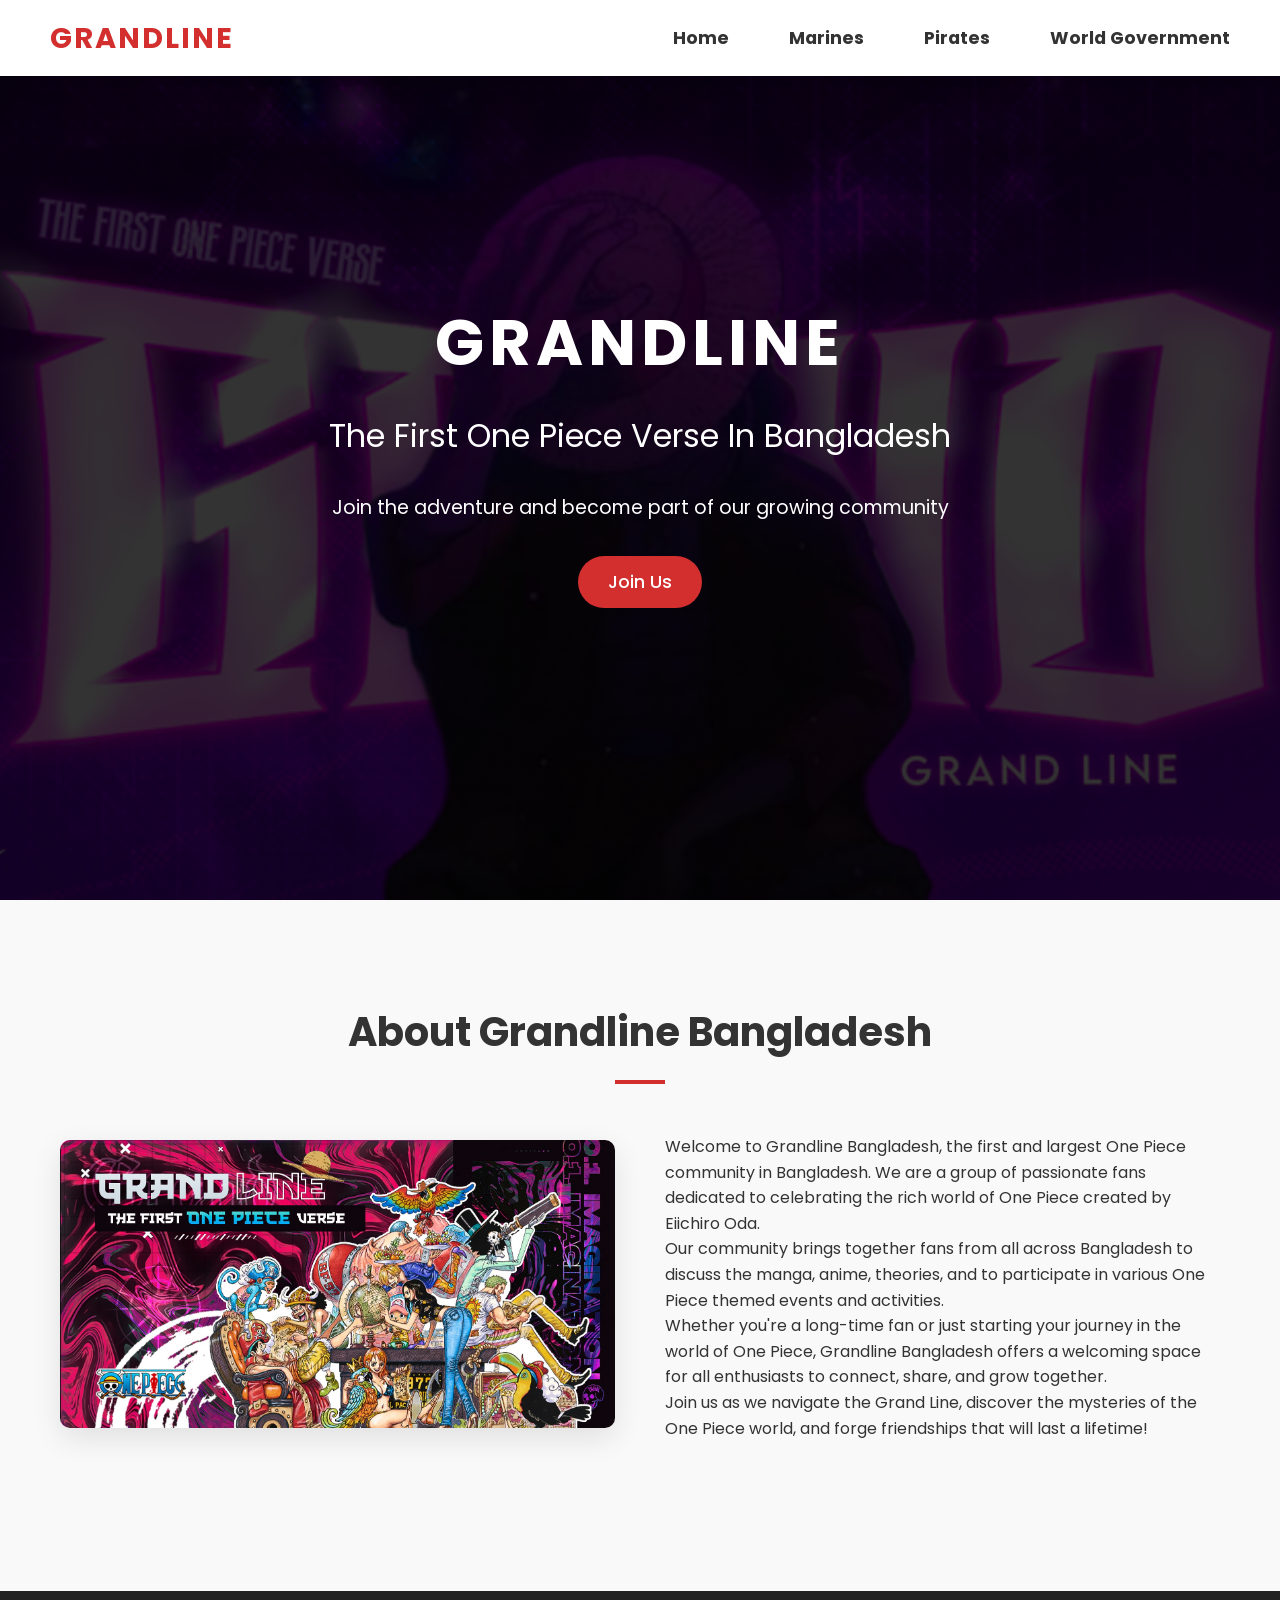
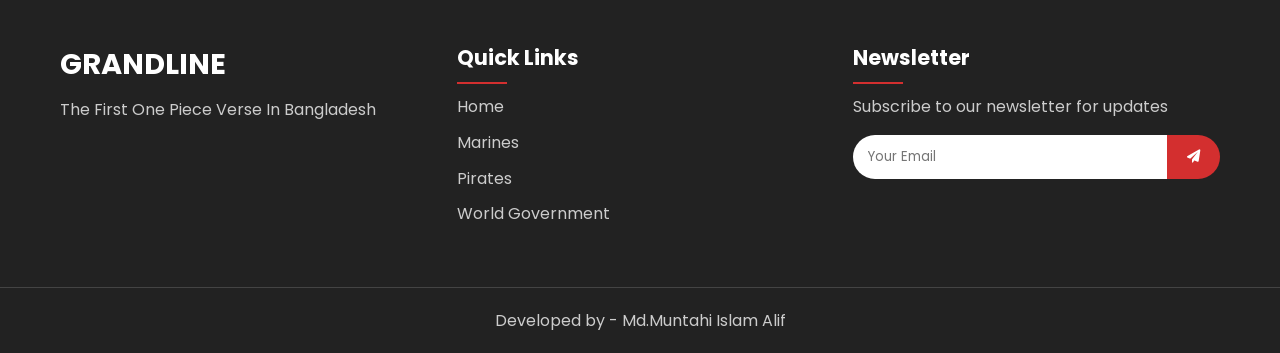
<file: index.html>
<!DOCTYPE html>
<html lang="en">

<head>
    <meta charset="UTF-8">
    <meta name="viewport" content="width=device-width, initial-scale=1.0">
    <title>Grandline - The First One Piece Verse In Bangladesh</title>
    <link rel="stylesheet" href="styles.css">
    <link rel="stylesheet" href="https://cdnjs.cloudflare.com/ajax/libs/font-awesome/6.0.0-beta3/css/all.min.css">
    <link href="https://fonts.googleapis.com/css2?family=Poppins:wght@300;400;500;600;700&display=swap"
        rel="stylesheet">
    <style>
        .hero {
            background: linear-gradient(rgba(0, 0, 0, 0.8), rgba(0, 0, 0, 0.8)), url('490322054_122123311472780364_1125428767834181389_n.jpg');
            background-size: cover;
            background-position: center;
            height: 100vh;
            display: flex;
            align-items: center;
            justify-content: center;
            text-align: center;
            color: #fff;
        }

        .hero-content {
            max-width: 800px;
            padding: 0 20px;
        }

        .hero h1 {
            font-size: 4rem;
            margin-bottom: 1rem;
            letter-spacing: 5px;
        }

        .hero h2 {
            font-size: 2rem;
            margin-bottom: 2rem;
            font-weight: 400;
        }

        .hero p {
            font-size: 1.2rem;
            margin-bottom: 2rem;
        }

        .btn {
            display: inline-block;
            background: #D32F2F;
            color: #fff;
            padding: 12px 30px;
            border-radius: 50px;
            text-decoration: none;
            font-weight: 500;
            font-size: 1.1rem;
            transition: all 0.3s ease;
        }

        .btn:hover {
            background: #B71C1C;
            transform: translateY(-3px);
            box-shadow: 0 10px 20px rgba(0, 0, 0, 0.2);
        }

        .about {
            padding: 100px 0;
        }

        .about-content {
            display: flex;
            align-items: center;
            gap: 50px;
            flex-wrap: wrap;
        }

        .about-img {
            flex: 1;
            min-width: 300px;
        }

        .about-img img {
            width: 100%;
            border-radius: 10px;
            box-shadow: 0 10px 30px rgba(0, 0, 0, 0.1);
        }

        .about-text {
            flex: 1;
            min-width: 300px;
        }

        .section-title {
            text-align: center;
            margin-bottom: 50px;
        }

        .section-title h2 {
            font-size: 2.5rem;
            margin-bottom: 1rem;
            color: #333;
        }

        .underline {
            height: 4px;
            width: 50px;
            background: #D32F2F;
            margin: 0 auto;
        }

        .menu-icon {
            display: none;
            font-size: 2rem;
            cursor: pointer;
        }

        .nav-links ul {
            display: flex;
            gap: 30px;
            list-style: none;
        }

        .nav-links ul li a {
            font-weight: 700;
            font-size: 1.1rem;
            color: #333;
            text-decoration: none;
            transition: color 0.3s ease;
        }

        .nav-links ul li a:hover {
            color: #D32F2F;
        }

        /* Responsive */
        @media (max-width: 768px) {
            .menu-icon {
                display: block;
            }

            .nav-links {
                position: absolute;
                top: 80px;
                left: 0;
                width: 100%;
                background: #fff;
                overflow: hidden;
                max-height: 0;
                transition: max-height 0.3s ease-in-out;
            }

            .nav-links ul {
                flex-direction: column;
                align-items: center;
                gap: 20px;
                padding: 20px 0;
            }

            .nav-links.show {
                max-height: 300px;
                /* enough space for links */
            }
        }

       
        /* Base Navbar */
        .navbar {
            display: flex;
            justify-content: space-between;
            align-items: center;
            padding: 15px 50px;
            background-color: #fff;
            box-shadow: 0 2px 10px rgba(0, 0, 0, 0.1);
            position: fixed;
            top: 0;
            left: 0;
            right: 0;
            z-index: 1000;
        }

        .logo h1 {
            font-size: 1.8rem;
            color: #D32F2F;
        }

        .nav-links ul {
            list-style: none;
            display: flex;
            gap: 30px;
        }

        .nav-links ul li a {
            text-decoration: none;
            color: #333;
            font-weight: 700;
            font-size: 1.1rem;
        }

        /* Mobile menu icon */
        .menu-icon {
            font-size: 2rem;
            cursor: pointer;
            display: none;
            /* hidden by default */
        }

        /* Mobile Menu Styles */
        .mobile-menu {
            position: fixed;
            top: 0;
            right: -100%;
            width: 100%;
            height: 100vh;
            background: rgba(255, 255, 255, 0.7);
            backdrop-filter: blur(10px);
            display: flex;
            flex-direction: column;
            align-items: center;
            justify-content: center;
            transition: right 0.4s ease;
            z-index: 9999;
        }

        .mobile-menu ul {
            list-style: none;
            text-align: center;
            padding: 0;
        }

        .mobile-menu ul li {
            margin: 20px 0;
        }

        .mobile-menu ul li a {
            font-size: 1.5rem;
            text-decoration: none;
            color: #333;
            font-weight: bold;
            transition: color 0.3s;
        }

        .mobile-menu ul li a:hover {
            color: #D32F2F;
        }

        .close-icon {
            position: absolute;
            top: 20px;
            right: 30px;
            font-size: 2rem;
            cursor: pointer;
        }

        /* Responsive Behavior */
        @media (max-width: 768px) {
            .nav-links {
                display: none;
                /* hide desktop nav */
            }

            .menu-icon {
                display: block;
                /* show hamburger */
            }
        }
    </style>
</head>

<body>

    <!-- Navigation -->
    <nav class="navbar">
        <div class="logo">
            <h1>GRANDLINE</h1>
        </div>

        <div class="nav-links" id="navLinks">
            <ul>
                <li><a href="index.html">Home</a></li>
                <li><a href="marines.html">Marines</a></li>
                <li><a href="pirates.html">Pirates</a></li>
                <li><a href="world-government.html">World Government</a></li>
            </ul>
        </div>

        <div class="menu-icon" id="menu-icon">
            <i class="fas fa-bars"></i> <!-- hamburger icon -->
        </div>
    </nav>

    <!-- Mobile Menu (hidden at first) -->
    <div class="mobile-menu" id="mobileMenu">
        <div class="close-icon" id="close-icon">
            <i class="fas fa-times"></i> <!-- cross icon -->
        </div>
        <ul>
            <li><a href="index.html">Home</a></li>
            <li><a href="marines.html">Marines</a></li>
            <li><a href="pirates.html">Pirates</a></li>
            <li><a href="world-government.html">World Government</a></li>
        </ul>
    </div>





    <!-- Hero Section -->
    <section class="hero">
        <div class="hero-content">
            <h1>GRANDLINE</h1>
            <h2>The First One Piece Verse In Bangladesh</h2>
            <p>Join the adventure and become part of our growing community</p>
            <a href="https://www.facebook.com/share/g/12HFZyWi7wV/" target="_blank" class="btn">Join Us</a>
        </div>
    </section>

    <!-- About Section -->
    <section class="about" id="about">
        <div class="container">
            <div class="section-title">
                <h2>About Grandline Bangladesh</h2>
                <div class="underline"></div>
            </div>
            <div class="about-content">
                <div class="about-img">
                    <img src="490108590_1861190278013761_5740288253121399419_n.jpg" alt="About Grandline">
                </div>
                <div class="about-text">
                    <p>Welcome to Grandline Bangladesh, the first and largest One Piece community in Bangladesh. We are
                        a group of passionate fans dedicated to celebrating the rich world of One Piece created by
                        Eiichiro Oda.</p>
                    <p>Our community brings together fans from all across Bangladesh to discuss the manga, anime,
                        theories, and to participate in various One Piece themed events and activities.</p>
                    <p>Whether you're a long-time fan or just starting your journey in the world of One Piece, Grandline
                        Bangladesh offers a welcoming space for all enthusiasts to connect, share, and grow together.
                    </p>
                    <p>Join us as we navigate the Grand Line, discover the mysteries of the One Piece world, and forge
                        friendships that will last a lifetime!</p>
                </div>
            </div>
        </div>
    </section>



    <!-- Footer -->
    <footer>
        <div class="footer-content">
            <div class="footer-logo">
                <h2>GRANDLINE</h2>
                <p>The First One Piece Verse In Bangladesh</p>
            </div>
            <div class="footer-links">
                <h3>Quick Links</h3>
                <ul>
                    <li><a href="index.html">Home</a></li>
                    <li><a href="marines.html">Marines</a></li>
                    <li><a href="pirates.html">Pirates</a></li>
                    <li><a href="world-government.html">World Government</a></li>
                </ul>
            </div>
            <div class="footer-newsletter">
                <h3>Newsletter</h3>
                <p>Subscribe to our newsletter for updates</p>
                <form id="newsletterForm">
                    <input type="email" placeholder="Your Email" required>
                    <button type="submit"><i class="fas fa-paper-plane"></i></button>
                </form>
            </div>
        </div>
        <div class="footer-bottom">
            <a href="Developer.html">
                <p>Developed by - Md.Muntahi Islam Alif</p>
            </a>
        </div>
    </footer>

    <script src="script.js"></script>
    <script>
        const menuIcon = document.getElementById('menu-icon');
        const mobileMenu = document.getElementById('mobileMenu');
        const closeIcon = document.getElementById('close-icon');
        
        menuIcon.addEventListener('click', () => {
            mobileMenu.style.right = "0";
        });
        
        closeIcon.addEventListener('click', () => {
            mobileMenu.style.right = "-100%";
        });
    </script>
        


</body>

</html>
</file>
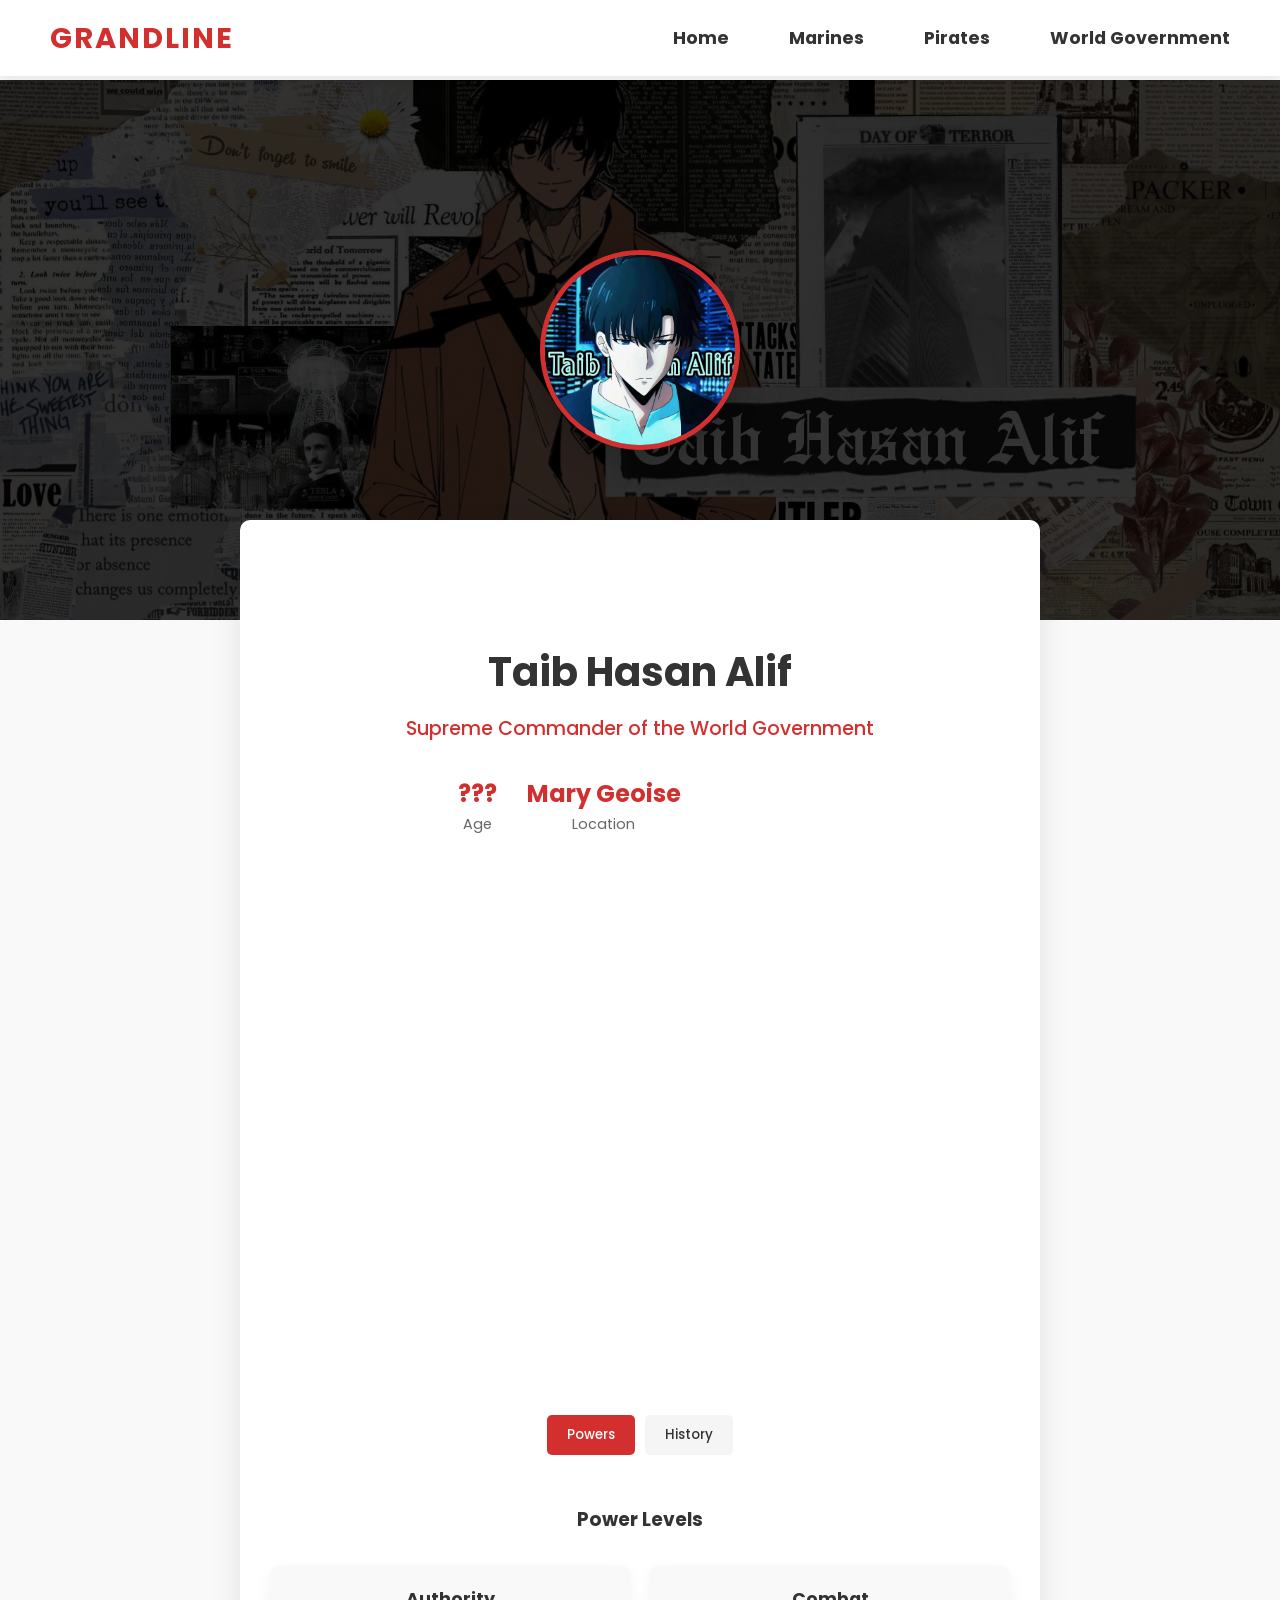
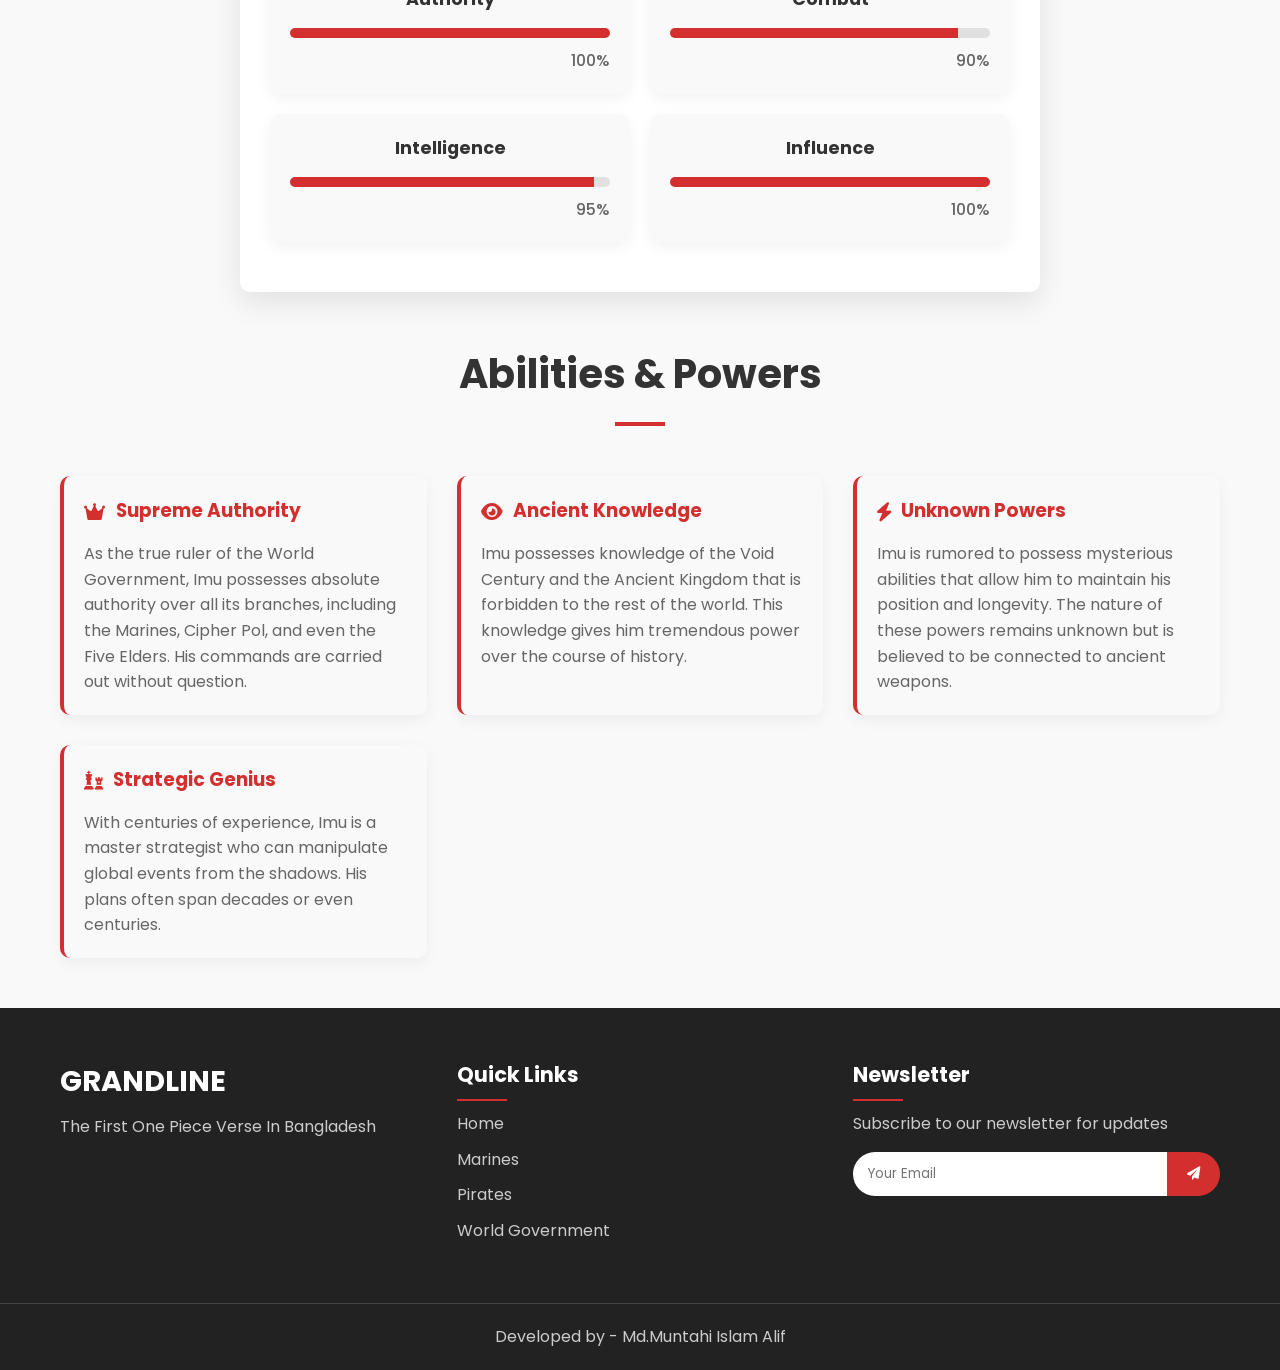
<file: imu.html>
<!DOCTYPE html>
<html lang="en">

<head>
    <meta charset="UTF-8">
    <meta name="viewport" content="width=device-width, initial-scale=1.0">
    <title>Taib Hasan Alif (Imu) - Grandline Bangladesh</title>
    <link rel="stylesheet" href="styles.css">
    <link rel="stylesheet" href="https://cdnjs.cloudflare.com/ajax/libs/font-awesome/6.0.0-beta3/css/all.min.css">
    <link href="https://fonts.googleapis.com/css2?family=Poppins:wght@300;400;500;600;700&display=swap"
        rel="stylesheet">
    <style>
        /* Imu page specific styles */
        .imu-banner {
            background: linear-gradient(rgba(0, 0, 0, 0.8), rgba(0, 0, 0, 0.8)), url('492529554_689060230479421_670382311846038504_n.jpg');
            background-size: cover;
            background-position: center;
            height: 60vh;
            display: flex;
            align-items: center;
            justify-content: center;
            text-align: center;
            color: #fff;
            margin-top: 80px;
            /* To account for the fixed navbar */
            position: relative;
            overflow: hidden;
        }

        .imu-banner::before {
            content: '';
            position: absolute;
            top: 0;
            left: 0;
            width: 100%;
            height: 100%;
            background: radial-gradient(circle, rgba(211, 47, 47, 0.3) 0%, rgba(0, 0, 0, 0) 70%);
            z-index: 1;
            opacity: 0;
            transition: opacity 2s ease;
        }

        .imu-banner.loaded::before {
            opacity: 1;
        }

        .hero-content {
            position: relative;
            z-index: 2;
            opacity: 0;
            transform: translateY(30px);
            transition: all 1s ease;
        }

        .hero-content.visible {
            opacity: 1;
            transform: translateY(0);
        }

        .imu-profile {
            margin-top: -100px;
            position: relative;
            z-index: 10;
        }

        .imu-avatar {
            width: 200px;
            height: 200px;
            border-radius: 50%;
            overflow: hidden;
            margin: 0 auto;
            border: 5px solid #D32F2F;
            box-shadow: 0 10px 30px rgba(0, 0, 0, 0.2);
            opacity: 0;
            transform: scale(0.8);
            transition: all 1s ease;
        }

        .imu-avatar.visible {
            opacity: 1;
            transform: scale(1);
        }

        .imu-avatar img {
            width: 100%;
            height: 100%;
            object-fit: cover;
        }

        .imu-details {
            background: #fff;
            max-width: 800px;
            margin: -100px auto 0;
            padding: 120px 30px 50px;
            border-radius: 10px;
            box-shadow: 0 10px 30px rgba(0, 0, 0, 0.1);
            text-align: center;
            opacity: 0;
            transform: translateY(30px);
            transition: all 1s ease 0.3s;
        }

        .imu-details.visible {
            opacity: 1;
            transform: translateY(0);
        }

        .imu-name {
            font-size: 2.5rem;
            color: #333;
            margin-bottom: 10px;
        }

        .imu-title {
            font-size: 1.2rem;
            color: #D32F2F;
            margin-bottom: 30px;
            font-weight: 500;
        }

        .imu-stats {
            display: flex;
            justify-content: center;
            gap: 30px;
            margin-bottom: 30px;
            flex-wrap: wrap;
        }

        .imu-stat {
            display: flex;
            flex-direction: column;
            align-items: center;
            opacity: 0;
            transform: translateY(20px);
            transition: all 0.5s ease;
        }

        .imu-stat.visible {
            opacity: 1;
            transform: translateY(0);
        }

        .imu-stat-value {
            font-size: 1.5rem;
            font-weight: 700;
            color: #D32F2F;
        }

        .imu-stat-label {
            font-size: 0.9rem;
            color: #666;
        }

        .imu-bio {
            text-align: left;
            color: #666;
            line-height: 1.8;
            margin-bottom: 30px;
        }

        .imu-bio p {
            opacity: 0;
            transform: translateY(20px);
            transition: all 0.5s ease;
        }

        .imu-bio p.visible {
            opacity: 1;
            transform: translateY(0);
        }

        .imu-quote {
            font-style: italic;
            color: #333;
            background: #f5f5f5;
            padding: 20px;
            border-left: 4px solid #D32F2F;
            margin: 30px 0;
            text-align: left;
            opacity: 0;
            transform: translateY(20px);
            transition: all 0.5s ease;
        }

        .imu-quote.visible {
            opacity: 1;
            transform: translateY(0);
        }

        /* Tabs */
        .imu-tabs {
            margin-top: 50px;
        }

        .tabs-nav {
            display: flex;
            justify-content: center;
            gap: 10px;
            margin-bottom: 30px;
            flex-wrap: wrap;
        }

        .tab-btn {
            padding: 10px 20px;
            background: #f5f5f5;
            border: none;
            border-radius: 5px;
            cursor: pointer;
            font-weight: 500;
            transition: all 0.3s ease;
            color: #333;
        }

        .tab-btn:hover {
            background: #e0e0e0;
        }

        .tab-btn.active {
            background: #D32F2F;
            color: #fff;
        }

        .tab-content {
            display: none;
            animation: fadeIn 0.5s ease;
        }

        .tab-content.active {
            display: block;
        }

        @keyframes fadeIn {
            from {
                opacity: 0;
                transform: translateY(20px);
            }

            to {
                opacity: 1;
                transform: translateY(0);
            }
        }

        .imu-abilities {
            margin-top: 50px;
        }

        .abilities-grid {
            display: grid;
            grid-template-columns: repeat(auto-fill, minmax(300px, 1fr));
            gap: 30px;
            margin-top: 30px;
        }

        .ability-card {
            background: #f9f9f9;
            border-radius: 10px;
            padding: 20px;
            box-shadow: 0 5px 15px rgba(0, 0, 0, 0.05);
            transition: all 0.3s ease;
            border-left: 4px solid #D32F2F;
            opacity: 0;
            transform: translateY(30px);
        }

        .ability-card.visible {
            opacity: 1;
            transform: translateY(0);
        }

        .ability-card:hover {
            transform: translateY(-10px);
            box-shadow: 0 15px 30px rgba(0, 0, 0, 0.1);
        }

        .ability-card h3 {
            color: #D32F2F;
            margin-bottom: 15px;
            display: flex;
            align-items: center;
            gap: 10px;
        }

        .ability-card h3 i {
            font-size: 1.2rem;
        }

        .ability-card p {
            color: #666;
            line-height: 1.6;
        }

        .imu-history {
            background: #111;
            padding: 80px 0;
            color: #fff;
            margin-top: 80px;
            position: relative;
            overflow: hidden;
        }

        .imu-history::before {
            content: '';
            position: absolute;
            top: 0;
            left: 0;
            width: 100%;
            height: 100%;
            background: url('/placeholder.svg?height=500&width=500&text=Background+Pattern');
            opacity: 0.05;
            z-index: 1;
        }

        .history-timeline {
            max-width: 800px;
            margin: 50px auto 0;
            position: relative;
            z-index: 2;
        }

        .history-timeline::before {
            content: '';
            position: absolute;
            top: 0;
            left: 50%;
            transform: translateX(-50%);
            width: 2px;
            height: 100%;
            background: #D32F2F;
        }

        .timeline-item {
            position: relative;
            margin-bottom: 50px;
            opacity: 0;
            transform: translateY(30px);
            transition: all 0.5s ease;
        }

        .timeline-item.visible {
            opacity: 1;
            transform: translateY(0);
        }

        .timeline-content {
            background: #222;
            border-radius: 10px;
            padding: 20px;
            width: calc(50% - 30px);
            box-shadow: 0 5px 15px rgba(0, 0, 0, 0.3);
            position: relative;
            transition: all 0.3s ease;
        }

        .timeline-content:hover {
            transform: translateY(-5px);
            box-shadow: 0 10px 25px rgba(0, 0, 0, 0.4);
        }

        .timeline-item:nth-child(odd) .timeline-content {
            margin-left: auto;
        }

        .timeline-content::before {
            content: '';
            position: absolute;
            top: 20px;
            width: 20px;
            height: 20px;
            background: #D32F2F;
            border-radius: 50%;
            transition: all 0.3s ease;
        }

        .timeline-content:hover::before {
            transform: scale(1.3);
            box-shadow: 0 0 15px rgba(211, 47, 47, 0.7);
        }

        .timeline-item:nth-child(odd) .timeline-content::before {
            left: -40px;
        }

        .timeline-item:nth-child(even) .timeline-content::before {
            right: -40px;
        }

        .timeline-date {
            color: #D32F2F;
            font-weight: 600;
            margin-bottom: 10px;
        }

        .timeline-title {
            color: #fff;
            margin-bottom: 10px;
            font-size: 1.2rem;
        }

        .timeline-text {
            color: #ccc;
            line-height: 1.6;
        }

        /* Power meter */
        .power-meter {
            margin-top: 50px;
        }

        .power-grid {
            display: grid;
            grid-template-columns: repeat(auto-fill, minmax(250px, 1fr));
            gap: 20px;
            margin-top: 30px;
        }

        .power-stat {
            background: #f9f9f9;
            border-radius: 10px;
            padding: 20px;
            box-shadow: 0 5px 15px rgba(0, 0, 0, 0.05);
        }

        .power-stat h3 {
            color: #333;
            margin-bottom: 15px;
            font-size: 1.1rem;
        }

        .power-bar-container {
            width: 100%;
            height: 10px;
            background: #e0e0e0;
            border-radius: 5px;
            overflow: hidden;
            margin-bottom: 10px;
        }

        .power-bar {
            height: 100%;
            background: #D32F2F;
            width: 0;
            transition: width 1.5s ease;
        }

        .power-value {
            text-align: right;
            color: #666;
            font-weight: 500;
        }

        /* Back to top button */
        .back-to-top {
            position: fixed;
            bottom: 30px;
            right: 30px;
            width: 50px;
            height: 50px;
            border-radius: 50%;
            background: #D32F2F;
            color: #fff;
            display: flex;
            align-items: center;
            justify-content: center;
            cursor: pointer;
            opacity: 0;
            visibility: hidden;
            transition: all 0.3s ease;
            z-index: 100;
            box-shadow: 0 5px 15px rgba(0, 0, 0, 0.2);
        }

        .back-to-top.visible {
            opacity: 1;
            visibility: visible;
        }

        .back-to-top:hover {
            background: #B71C1C;
            transform: translateY(-5px);
        }

        /* Responsive Styles */
        @media (max-width: 768px) {
            .imu-banner {
                height: 50vh;
            }

            .imu-name {
                font-size: 2rem;
            }

            .imu-title {
                font-size: 1rem;
            }

            .imu-stats {
                gap: 20px;
            }

            .imu-stat-value {
                font-size: 1.2rem;
            }

            .history-timeline::before {
                left: 20px;
            }

            .timeline-content {
                width: calc(100% - 50px);
                margin-left: 50px !important;
            }

            .timeline-item:nth-child(odd) .timeline-content::before,
            .timeline-item:nth-child(even) .timeline-content::before {
                left: -30px;
                right: auto;
            }
        }

        @media (max-width: 576px) {
            .imu-avatar {
                width: 150px;
                height: 150px;
            }

            .imu-details {
                padding: 100px 20px 30px;
            }

            .imu-name {
                font-size: 1.8rem;
            }

            .abilities-grid {
                grid-template-columns: 1fr;
            }
        }

        /* Base Navbar */
        .navbar {
            display: flex;
            justify-content: space-between;
            align-items: center;
            padding: 15px 50px;
            background-color: #fff;
            box-shadow: 0 2px 10px rgba(0, 0, 0, 0.1);
            position: fixed;
            top: 0;
            left: 0;
            right: 0;
            z-index: 1000;
        }

        .logo h1 {
            font-size: 1.8rem;
            color: #D32F2F;
        }

        .nav-links ul {
            list-style: none;
            display: flex;
            gap: 30px;
        }

        .nav-links ul li a {
            text-decoration: none;
            color: #333;
            font-weight: 700;
            font-size: 1.1rem;
        }

        /* Mobile menu icon */
        .menu-icon {
            font-size: 2rem;
            cursor: pointer;
            display: none;
            /* hidden by default */
        }

        /* Mobile Menu Styles */
        .mobile-menu {
            position: fixed;
            top: 0;
            right: -100%;
            width: 100%;
            height: 100vh;
            background: rgba(255, 255, 255, 0.7);
            backdrop-filter: blur(10px);
            display: flex;
            flex-direction: column;
            align-items: center;
            justify-content: center;
            transition: right 0.4s ease;
            z-index: 9999;
        }

        .mobile-menu ul {
            list-style: none;
            text-align: center;
            padding: 0;
        }

        .mobile-menu ul li {
            margin: 20px 0;
        }

        .mobile-menu ul li a {
            font-size: 1.5rem;
            text-decoration: none;
            color: #333;
            font-weight: bold;
            transition: color 0.3s;
        }

        .mobile-menu ul li a:hover {
            color: #D32F2F;
        }

        .close-icon {
            position: absolute;
            top: 20px;
            right: 30px;
            font-size: 2rem;
            cursor: pointer;
        }

        /* Responsive Behavior */
        @media (max-width: 768px) {
            .nav-links {
                display: none;
                /* hide desktop nav */
            }

            .menu-icon {
                display: block;
                /* show hamburger */
            }
        }
    </style>
</head>

<body>

    <!-- Navigation -->
    <nav class="navbar">
        <div class="logo">
            <h1>GRANDLINE</h1>
        </div>

        <div class="nav-links" id="navLinks">
            <ul>
                <li><a href="index.html">Home</a></li>
                <li><a href="marines.html">Marines</a></li>
                <li><a href="pirates.html">Pirates</a></li>
                <li><a href="world-government.html">World Government</a></li>
            </ul>
        </div>

        <div class="menu-icon" id="menu-icon">
            <i class="fas fa-bars"></i> <!-- hamburger icon -->
        </div>
    </nav>

    <!-- Mobile Menu (hidden at first) -->
    <div class="mobile-menu" id="mobileMenu">
        <div class="close-icon" id="close-icon">
            <i class="fas fa-times"></i> <!-- cross icon -->
        </div>
        <ul>
            <li><a href="index.html">Home</a></li>
            <li><a href="marines.html">Marines</a></li>
            <li><a href="pirates.html">Pirates</a></li>
            <li><a href="world-government.html">World Government</a></li>
        </ul>
    </div>

    </nav>


    <!-- Imu Banner -->
    <section class="imu-banner" id="imuBanner">

        <div class="imu-avatar" id="imuAvatar">
            <img src="485723823_662066379845473_6192775686352577585_n.jpg" alt="Taib Hasan Alif">
        </div>
    </section>

    <!-- Imu Profile -->
    <section class="imu-profile">
        <div class="container">


            <div class="imu-details" id="imuDetails">
                <h2 class="imu-name">Taib Hasan Alif</h2>
                <p class="imu-title"> Supreme Commander of the World Government</p>

                <div class="imu-stats">
                    <div class="imu-stat" data-delay="0">
                        <span class="imu-stat-value">???</span>
                        <span class="imu-stat-label">Age</span>
                    </div>
                    <div class="imu-stat" data-delay="100">
                        <span class="imu-stat-value">Mary Geoise</span>
                        <span class="imu-stat-label">Location</span>
                    </div>
                    <div class="imu-stat" data-delay="300">
                        <span class="imu-stat-value">Supreme</span>
                        <span class="imu-stat-label">Authority</span>
                    </div>
                </div>

                <div class="imu-bio">
                    <p data-delay="0">Taib Hasan Alif is a man cloaked in mystery and wrapped in silence — a sovereign
                        whose very presence alters the air around him. Calm and deliberate, he moves like a shadow
                        across the world stage, never raising his voice, yet making kings kneel and nations fall in
                        line.
                        Behind his measured gaze lies a mind sharper than any blade, a strategist who weaves political
                        threads like a spider spins its web. He has built empires without drawing a sword, ended
                        rebellions with a single glance, and restructured the global order through whispers alone.</p>
                    <p data-delay="200">He speaks rarely, but when he does, his words become law. Those who hear them
                        are often left questioning if they acted by choice—or command. Even within the sacred halls of
                        Mary Geoise, where power breeds arrogance, his influence is absolute. The Celestial Dragons
                        speak his name in hushed tones, and even the Gorosei once bowed before his vision.

                        What little is known of his past is cloaked in erased records and vanished testimonies. No one
                        truly knows how he rose to power, nor how he maintains it. He does not need to display
                        strength—because the world already assumes he has it. And in a world built on fear and legacy,
                        that is more terrifying than any weapon.</p>
                </div>

                <div class="imu-quote">
                    "The light of freedom must be extinguished... for the sake of peace."
                </div>

                <!-- Tabs -->
                <div class="imu-tabs">
                    <div class="tabs-nav">
                        <button class="tab-btn active" data-tab="powers">Powers</button>
                        <button class="tab-btn" data-tab="history">History</button>
                    </div>

                    <div class="tab-content active" id="powers">
                        <div class="power-meter">
                            <h3>Power Levels</h3>
                            <div class="power-grid">
                                <div class="power-stat">
                                    <h3>Authority</h3>
                                    <div class="power-bar-container">
                                        <div class="power-bar" data-value="100"></div>
                                    </div>
                                    <div class="power-value">100%</div>
                                </div>

                                <div class="power-stat">
                                    <h3>Combat</h3>
                                    <div class="power-bar-container">
                                        <div class="power-bar" data-value="90"></div>
                                    </div>
                                    <div class="power-value">90%</div>
                                </div>

                                <div class="power-stat">
                                    <h3>Intelligence</h3>
                                    <div class="power-bar-container">
                                        <div class="power-bar" data-value="95"></div>
                                    </div>
                                    <div class="power-value">95%</div>
                                </div>

                                <div class="power-stat">
                                    <h3>Influence</h3>
                                    <div class="power-bar-container">
                                        <div class="power-bar" data-value="100"></div>
                                    </div>
                                    <div class="power-value">100%</div>
                                </div>
                            </div>
                        </div>
                    </div>

                    <div class="tab-content" id="history">
                        <p>📍30 Years Ago
                            Rise of the Strategist
                            Taib emerged as a political prodigy, resolving conflicts and dismantling rebellions through
                            diplomacy and calculated pressure, all from behind the scenes.
                        </p>
                        <p>

                            📍20 Years Ago
                            The Turning Point
                            During a global standoff now erased from public records, Taib took personal command of
                            negotiations. What happened in that room remains classified, but the balance of power
                            shifted overnight.
                        </p>
                        <p>

                            📍10 Years Ago
                            Supreme Appointment
                            Taib assumed leadership of the World Government alongside Riyadh, marking the beginning of a
                            new era—one of silence, control, and unshakable order.
                        </p>
                        <p>

                            📍Present Day
                            The Unseen Ruler
                            Taib rarely appears in public, yet every kingdom and faction feels his influence. To the
                            people, he is a symbol. To his enemies, he is a ghost. To the world... he is a mystery with
                            a throne.

                        </p>
                    </div>
                </div>
            </div>
        </div>
    </section>

    <!-- Imu Abilities -->
    <section class="imu-abilities">
        <div class="container">
            <div class="section-title">
                <h2>Abilities & Powers</h2>
                <div class="underline"></div>
            </div>

            <div class="abilities-grid">
                <div class="ability-card" data-delay="0">
                    <h3><i class="fas fa-crown"></i> Supreme Authority</h3>
                    <p>As the true ruler of the World Government, Imu possesses absolute authority over all its
                        branches, including the Marines, Cipher Pol, and even the Five Elders. His commands are carried
                        out without question.</p>
                </div>

                <div class="ability-card" data-delay="100">
                    <h3><i class="fas fa-eye"></i> Ancient Knowledge</h3>
                    <p>Imu possesses knowledge of the Void Century and the Ancient Kingdom that is forbidden to the rest
                        of the world. This knowledge gives him tremendous power over the course of history.</p>
                </div>

                <div class="ability-card" data-delay="200">
                    <h3><i class="fas fa-bolt"></i> Unknown Powers</h3>
                    <p>Imu is rumored to possess mysterious abilities that allow him to maintain his position and
                        longevity. The nature of these powers remains unknown but is believed to be connected to ancient
                        weapons.</p>
                </div>

                <div class="ability-card" data-delay="300">
                    <h3><i class="fas fa-chess"></i> Strategic Genius</h3>
                    <p>With centuries of experience, Imu is a master strategist who can manipulate global events from
                        the shadows. His plans often span decades or even centuries.</p>
                </div>
            </div>
        </div>
    </section>


    <!-- Footer -->
    <footer>
        <div class="footer-content">
            <div class="footer-logo">
                <h2>GRANDLINE</h2>
                <p>The First One Piece Verse In Bangladesh</p>
            </div>
            <div class="footer-links">
                <h3>Quick Links</h3>
                <ul>
                    <li><a href="index.html">Home</a></li>
                    <li><a href="marines.html">Marines</a></li>
                    <li><a href="pirates.html">Pirates</a></li>
                    <li><a href="world-government.html">World Government</a></li>
                </ul>
            </div>
            <div class="footer-newsletter">
                <h3>Newsletter</h3>
                <p>Subscribe to our newsletter for updates</p>
                <form id="newsletterForm">
                    <input type="email" placeholder="Your Email" required>
                    <button type="submit"><i class="fas fa-paper-plane"></i></button>
                </form>
            </div>
        </div>
        <div class="footer-bottom">
            <a href="Developer.html">
                <p>Developed by - Md.Muntahi Islam Alif</p>
            </a>
        </div>
    </footer>

    <script src="script.js"></script>
    <!-- Dynamic JavaScript for Imu Page -->
    <script>
        document.addEventListener('DOMContentLoaded', function () {
            // Show banner with animation
            setTimeout(() => {
                document.querySelector('.hero-content').classList.add('visible');
                document.getElementById('imuBanner').classList.add('loaded');
            }, 300);

            // Show profile elements with animation
            setTimeout(() => {
                document.getElementById('imuAvatar').classList.add('visible');
            }, 800);

            setTimeout(() => {
                document.getElementById('imuDetails').classList.add('visible');
            }, 1200);

            // Animate stats with delay
            document.querySelectorAll('.imu-stat').forEach(stat => {
                setTimeout(() => {
                    stat.classList.add('visible');
                }, 1500 + parseInt(stat.dataset.delay || 0));
            });

            // Animate bio paragraphs
            document.querySelectorAll('.imu-bio p').forEach(p => {
                setTimeout(() => {
                    p.classList.add('visible');
                }, 1800 + parseInt(p.dataset.delay || 0));
            });

            // Show quote with animation
            setTimeout(() => {
                document.querySelector('.imu-quote').classList.add('visible');
            }, 2200);

            // Animate ability cards on scroll
            const abilityObserver = new IntersectionObserver((entries) => {
                entries.forEach(entry => {
                    if (entry.isIntersecting) {
                        setTimeout(() => {
                            entry.target.classList.add('visible');
                        }, parseInt(entry.target.dataset.delay || 0));
                        abilityObserver.unobserve(entry.target);
                    }
                });
            }, { threshold: 0.1 });

            document.querySelectorAll('.ability-card').forEach(card => {
                abilityObserver.observe(card);
            });

            // Animate timeline items on scroll
            const timelineObserver = new IntersectionObserver((entries) => {
                entries.forEach(entry => {
                    if (entry.isIntersecting) {
                        setTimeout(() => {
                            entry.target.classList.add('visible');
                        }, parseInt(entry.target.dataset.delay || 0));
                        timelineObserver.unobserve(entry.target);
                    }
                });
            }, { threshold: 0.1 });

            document.querySelectorAll('.timeline-item').forEach(item => {
                timelineObserver.observe(item);
            });

            // Animate power bars when in view
            const powerObserver = new IntersectionObserver((entries) => {
                entries.forEach(entry => {
                    if (entry.isIntersecting) {
                        const bars = document.querySelectorAll('.power-bar');
                        bars.forEach(bar => {
                            setTimeout(() => {
                                bar.style.width = bar.dataset.value + '%';
                            }, 300);
                        });
                        powerObserver.unobserve(entry.target);
                    }
                });
            }, { threshold: 0.5 });

            powerObserver.observe(document.querySelector('.power-meter'));

            // Tab functionality
            const tabButtons = document.querySelectorAll('.tab-btn');
            const tabContents = document.querySelectorAll('.tab-content');

            tabButtons.forEach(button => {
                button.addEventListener('click', function () {
                    // Remove active class from all buttons and contents
                    tabButtons.forEach(btn => btn.classList.remove('active'));
                    tabContents.forEach(content => content.classList.remove('active'));

                    // Add active class to clicked button
                    this.classList.add('active');

                    // Show corresponding content
                    const tabId = this.getAttribute('data-tab');
                    document.getElementById(tabId).classList.add('active');
                });
            });

            // Back to top button
            const backToTopButton = document.getElementById('backToTop');

            window.addEventListener('scroll', function () {
                if (window.pageYOffset > 300) {
                    backToTopButton.classList.add('visible');
                } else {
                    backToTopButton.classList.remove('visible');
                }
            });

            backToTopButton.addEventListener('click', function () {
                window.scrollTo({
                    top: 0,
                    behavior: 'smooth'
                });
            });

            // Add hover effect to timeline items
            document.querySelectorAll('.timeline-content').forEach(item => {
                item.addEventListener('mouseenter', function () {
                    this.style.transform = 'translateY(-5px)';
                    this.style.boxShadow = '0 10px 25px rgba(0, 0, 0, 0.4)';
                });

                item.addEventListener('mouseleave', function () {
                    this.style.transform = '';
                    this.style.boxShadow = '';
                });
            });
        });
    </script>
    <script>
        const menuIcon = document.getElementById('menu-icon');
        const mobileMenu = document.getElementById('mobileMenu');
        const closeIcon = document.getElementById('close-icon');

        menuIcon.addEventListener('click', () => {
            mobileMenu.style.right = "0";
        });

        closeIcon.addEventListener('click', () => {
            mobileMenu.style.right = "-100%";
        });
    </script>

</body>

</html>
</file>
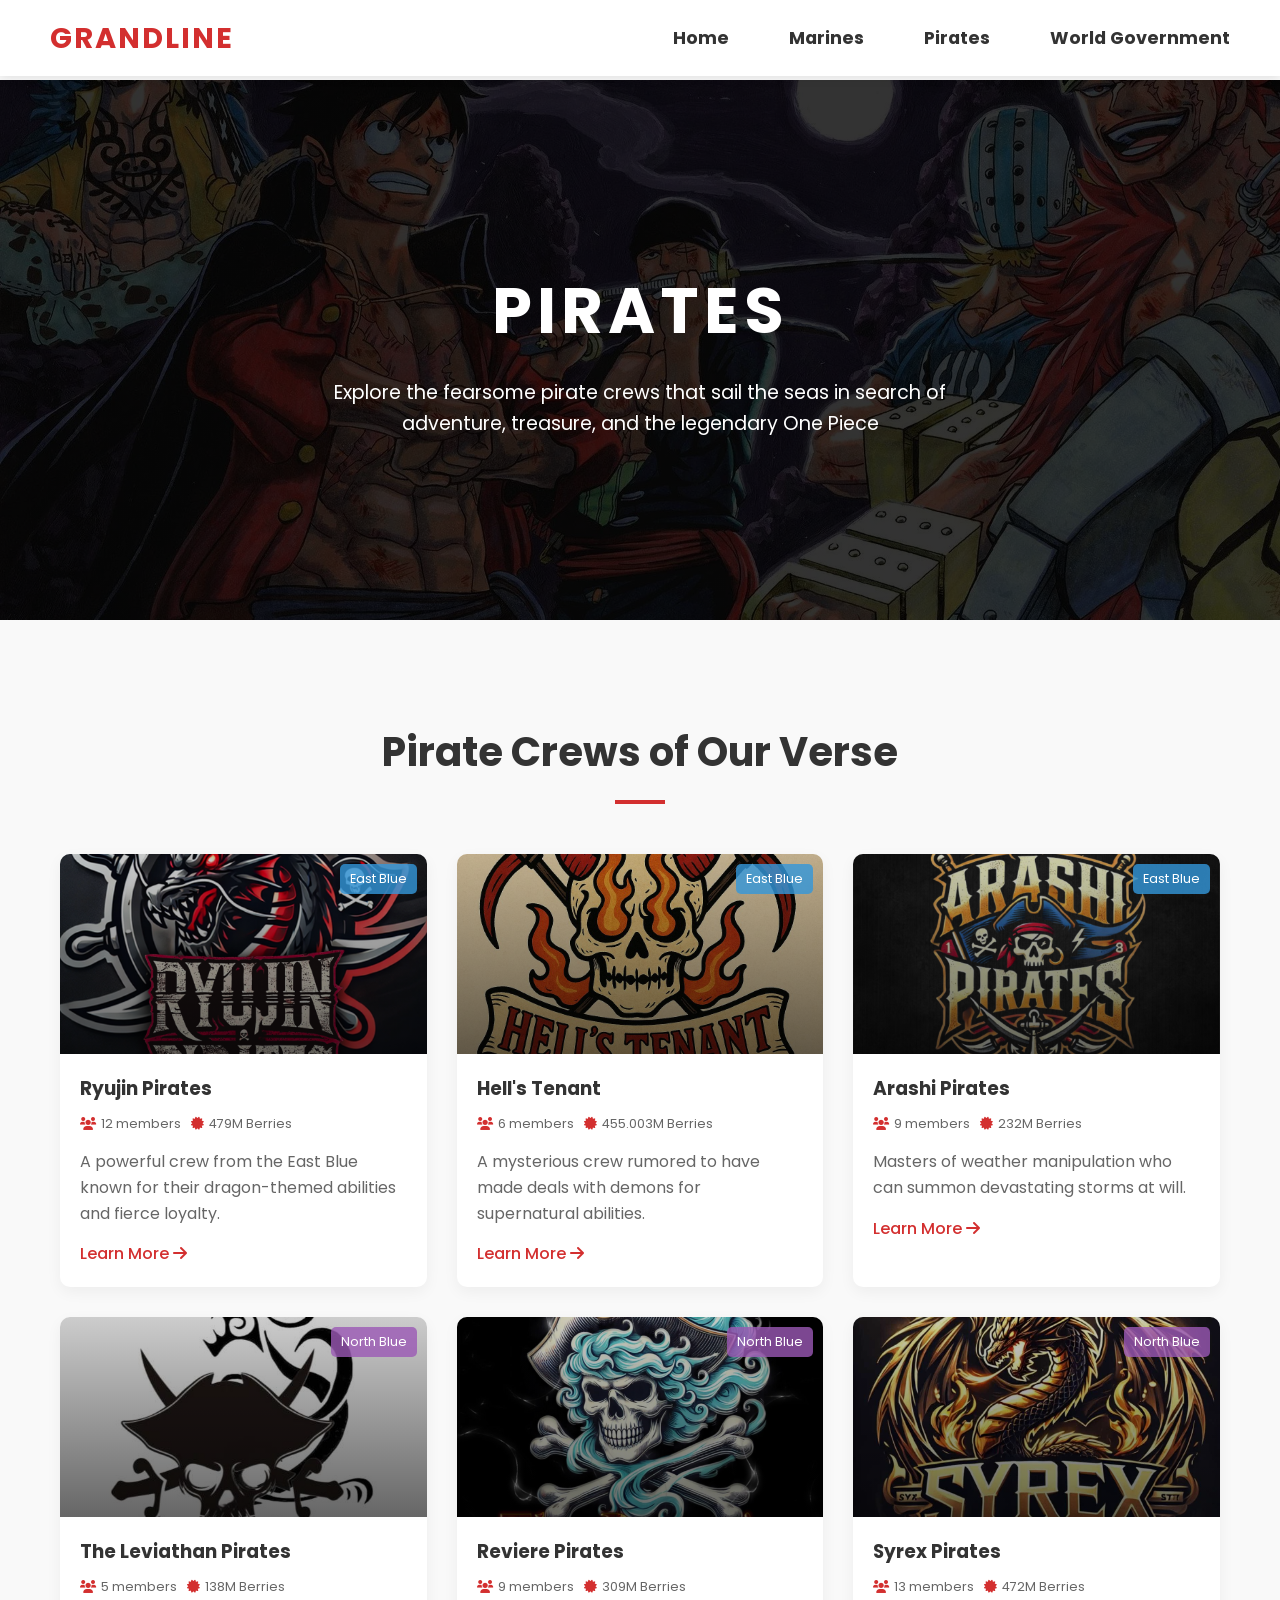
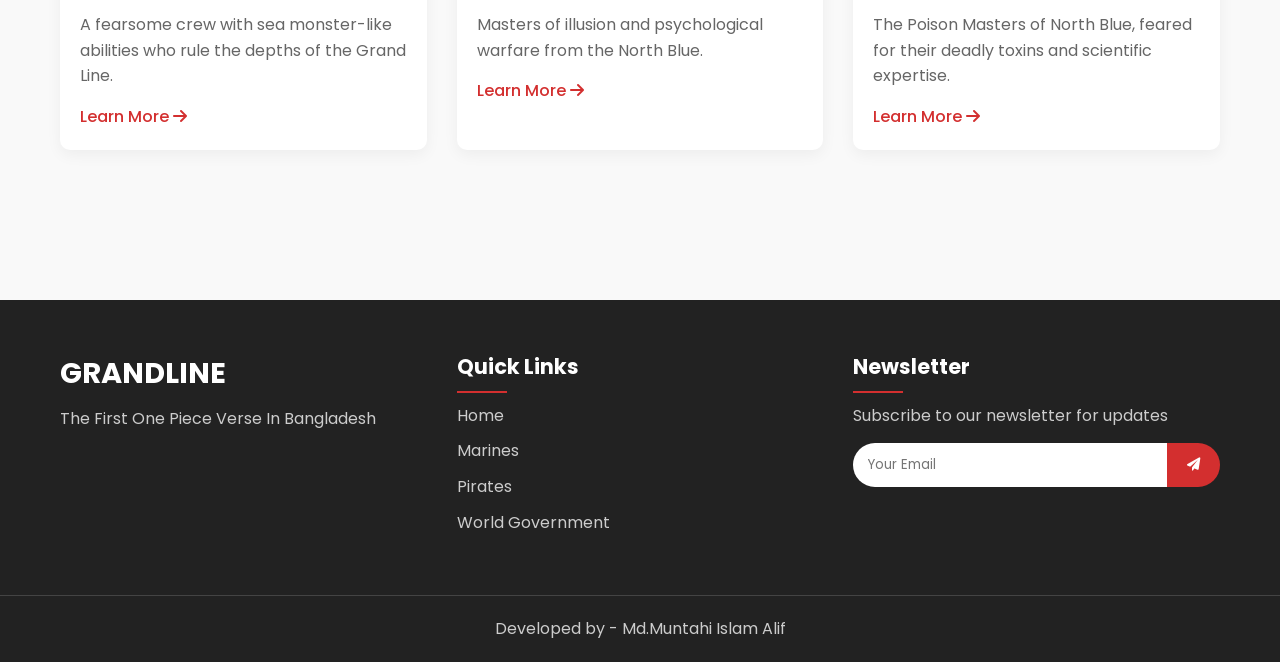
<file: pirates.html>
<!DOCTYPE html>
<html lang="en">

<head>
    <meta charset="UTF-8">
    <meta name="viewport" content="width=device-width, initial-scale=1.0">
    <title>Pirates - Grandline Bangladesh</title>
    <link rel="stylesheet" href="styles.css">
    <link rel="stylesheet" href="https://cdnjs.cloudflare.com/ajax/libs/font-awesome/6.0.0-beta3/css/all.min.css">
    <link href="https://fonts.googleapis.com/css2?family=Poppins:wght@300;400;500;600;700&display=swap"
        rel="stylesheet">
    <style>
        /* Pirates page specific styles */
        .pirates-hero {
            background: linear-gradient(rgba(0, 0, 0, 0.8), rgba(0, 0, 0, 0.8)), url('5acc1-16728784939884-1920.webp');
            background-size: cover;
            background-position: center;
            height: 60vh;
            display: flex;
            align-items: center;
            justify-content: center;
            text-align: center;
            color: #fff;
            margin-top: 80px;
            /* To account for the fixed navbar */
        }

        .pirates-hero h1 {
            font-size: 4rem;
            margin-bottom: 1rem;
            letter-spacing: 5px;
        }

        .pirates-hero p {
            font-size: 1.2rem;
            max-width: 700px;
            margin: 0 auto;
        }

        .pirates-grid {
            display: grid;
            grid-template-columns: repeat(auto-fill, minmax(300px, 1fr));
            gap: 30px;
            margin-top: 50px;
        }

        .pirate-card {
            background: #fff;
            border-radius: 10px;
            overflow: hidden;
            box-shadow: 0 5px 15px rgba(0, 0, 0, 0.05);
            transition: all 0.3s ease;
            position: relative;
        }

        .pirate-card:hover {
            transform: translateY(-10px);
            box-shadow: 0 15px 30px rgba(0, 0, 0, 0.1);
        }

        .pirate-img {
            height: 200px;
            overflow: hidden;
            position: relative;
        }

        .pirate-img::after {
            content: '';
            position: absolute;
            top: 0;
            left: 0;
            width: 100%;
            height: 100%;
            background: linear-gradient(to bottom, rgba(0, 0, 0, 0.2), rgba(0, 0, 0, 0.6));
        }

        .pirate-img img {
            width: 100%;
            height: 100%;
            object-fit: cover;
            transition: all 0.3s ease;
        }

        .pirate-card:hover .pirate-img img {
            transform: scale(1.1);
        }

        .crew-label {
            position: absolute;
            top: 10px;
            right: 10px;
            background: rgba(0, 0, 0, 0.7);
            color: #fff;
            padding: 5px 10px;
            border-radius: 5px;
            font-size: 0.8rem;
            z-index: 1;
        }

        .east-blue {
            background: rgba(52, 152, 219, 0.8);
        }

        .north-blue {
            background: rgba(155, 89, 182, 0.8);
        }

        .west-blue {
            background: rgba(46, 204, 113, 0.8);
        }

        .south-blue {
            background: rgba(241, 196, 15, 0.8);
        }

        .grand-line {
            background: rgba(231, 76, 60, 0.8);
        }

        .new-world {
            background: rgba(26, 188, 156, 0.8);
        }

        .pirate-info {
            padding: 20px;
        }

        .pirate-info h3 {
            color: #333;
            margin-bottom: 10px;
        }

        .pirate-info p {
            color: #666;
            margin-bottom: 15px;
        }

        .pirate-link {
            display: inline-block;
            color: #D32F2F;
            text-decoration: none;
            font-weight: 500;
            transition: all 0.3s ease;
        }

        .pirate-link:hover {
            color: #B71C1C;
        }

        .crew-stats {
            display: flex;
            flex-wrap: wrap;
            gap: 10px;
            margin-bottom: 15px;
        }

        .crew-stat {
            font-size: 0.8rem;
            color: #666;
            display: flex;
            align-items: center;
            gap: 5px;
        }

        .crew-stat i {
            color: #D32F2F;
        }

        /* Base Navbar */
        .navbar {
            display: flex;
            justify-content: space-between;
            align-items: center;
            padding: 15px 50px;
            background-color: #fff;
            box-shadow: 0 2px 10px rgba(0, 0, 0, 0.1);
            position: fixed;
            top: 0;
            left: 0;
            right: 0;
            z-index: 1000;
        }

        .logo h1 {
            font-size: 1.8rem;
            color: #D32F2F;
        }

        .nav-links ul {
            list-style: none;
            display: flex;
            gap: 30px;
        }

        .nav-links ul li a {
            text-decoration: none;
            color: #333;
            font-weight: 700;
            font-size: 1.1rem;
        }

        /* Mobile menu icon */
        .menu-icon {
            font-size: 2rem;
            cursor: pointer;
            display: none;
            /* hidden by default */
        }

        /* Mobile Menu Styles */
        .mobile-menu {
            position: fixed;
            top: 0;
            right: -100%;
            width: 100%;
            height: 100vh;
            background: rgba(255, 255, 255, 0.7);
            backdrop-filter: blur(10px);
            display: flex;
            flex-direction: column;
            align-items: center;
            justify-content: center;
            transition: right 0.4s ease;
            z-index: 9999;
        }

        .mobile-menu ul {
            list-style: none;
            text-align: center;
            padding: 0;
        }

        .mobile-menu ul li {
            margin: 20px 0;
        }

        .mobile-menu ul li a {
            font-size: 1.5rem;
            text-decoration: none;
            color: #333;
            font-weight: bold;
            transition: color 0.3s;
        }

        .mobile-menu ul li a:hover {
            color: #D32F2F;
        }

        .close-icon {
            position: absolute;
            top: 20px;
            right: 30px;
            font-size: 2rem;
            cursor: pointer;
        }

        /* Responsive Behavior */
        @media (max-width: 768px) {
            .nav-links {
                display: none;
                /* hide desktop nav */
            }

            .menu-icon {
                display: block;
                /* show hamburger */
            }
        }
    </style>
</head>

<body>

    <!-- Navigation -->
    <nav class="navbar">
        <div class="logo">
            <h1>GRANDLINE</h1>
        </div>

        <div class="nav-links" id="navLinks">
            <ul>
                <li><a href="index.html">Home</a></li>
                <li><a href="marines.html">Marines</a></li>
                <li><a href="pirates.html">Pirates</a></li>
                <li><a href="world-government.html">World Government</a></li>
            </ul>
        </div>

        <div class="menu-icon" id="menu-icon">
            <i class="fas fa-bars"></i> <!-- hamburger icon -->
        </div>
    </nav>

    <!-- Mobile Menu (hidden at first) -->
    <div class="mobile-menu" id="mobileMenu">
        <div class="close-icon" id="close-icon">
            <i class="fas fa-times"></i> <!-- cross icon -->
        </div>
        <ul>
            <li><a href="index.html">Home</a></li>
            <li><a href="marines.html">Marines</a></li>
            <li><a href="pirates.html">Pirates</a></li>
            <li><a href="world-government.html">World Government</a></li>
        </ul>
    </div>

    </nav>


    <!-- Pirates Hero Section -->
    <section class="pirates-hero">
        <div class="hero-content">
            <h1>PIRATES</h1>
            <p>Explore the fearsome pirate crews that sail the seas in search of adventure, treasure, and the legendary
                One Piece</p>
        </div>
    </section>

    <!-- Pirates Section -->
    <section class="about">
        <div class="container">
            <div class="section-title">
                <h2>Pirate Crews of Our Verse </h2>
                <div class="underline"></div>
            </div>

            <div class="pirates-grid">
                <div class="pirate-card">
                    <div class="crew-label east-blue">East Blue</div>
                    <div class="pirate-img">
                        <img src="483918434_622442930564669_1588784657963217581_n.jpg" alt="Ryujin Pirates">
                    </div>
                    <div class="pirate-info">
                        <h3>Ryujin Pirates</h3>
                        <div class="crew-stats">
                            <div class="crew-stat"><i class="fas fa-users"></i> 12 members</div>
                            <div class="crew-stat"><i class="fas fa-certificate"></i> 479M Berries</div>
                        </div>
                        <p>A powerful crew from the East Blue known for their dragon-themed abilities and fierce
                            loyalty.</p>
                        <a href="ryujin-pirates.html" class="pirate-link">Learn More <i
                                class="fas fa-arrow-right"></i></a>
                    </div>
                </div>

                <div class="pirate-card">
                    <div class="crew-label east-blue">East Blue</div>
                    <div class="pirate-img">
                        <img src="491008909_3886435351596321_3224915292639196709_n.jpg" alt="Hell's Tenant">
                    </div>
                    <div class="pirate-info">
                        <h3>Hell's Tenant</h3>
                        <div class="crew-stats">
                            <div class="crew-stat"><i class="fas fa-users"></i> 6 members</div>
                            <div class="crew-stat"><i class="fas fa-certificate"></i> 455.003M Berries</div>
                        </div>
                        <p>A mysterious crew rumored to have made deals with demons for supernatural abilities.</p>
                        <a href="hells-tenant.html" class="pirate-link">Learn More <i
                                class="fas fa-arrow-right"></i></a>
                    </div>
                </div>

                <div class="pirate-card">
                    <div class="crew-label east-blue">East Blue</div>
                    <div class="pirate-img">
                        <img src="Red and White Modern Tech Coming Soon Instagram Post (2).png" alt="Arashi Pirates">
                    </div>
                    <div class="pirate-info">
                        <h3>Arashi Pirates</h3>
                        <div class="crew-stats">
                            <div class="crew-stat"><i class="fas fa-users"></i> 9 members</div>
                            <div class="crew-stat"><i class="fas fa-certificate"></i> 232M Berries</div>
                        </div>
                        <p>Masters of weather manipulation who can summon devastating storms at will.</p>
                        <a href="arashi-pirates.html" class="pirate-link">Learn More <i
                                class="fas fa-arrow-right"></i></a>
                    </div>
                </div>

                <div class="pirate-card">
                    <div class="crew-label north-blue">North Blue</div>
                    <div class="pirate-img">
                        <img src="494688430_1214437196988124_7795590474087606424_n.jpg" alt="The Leviathan Pirates">
                    </div>
                    <div class="pirate-info">
                        <h3>The Leviathan Pirates</h3>
                        <div class="crew-stats">
                            <div class="crew-stat"><i class="fas fa-users"></i> 5 members</div>
                            <div class="crew-stat"><i class="fas fa-certificate"></i> 138M Berries</div>
                        </div>
                        <p>A fearsome crew with sea monster-like abilities who rule the depths of the Grand Line.</p>
                        <a href="leviathan-pirates.html" class="pirate-link">Learn More <i
                                class="fas fa-arrow-right"></i></a>
                    </div>
                </div>

                <div class="pirate-card">
                    <div class="crew-label north-blue">North Blue</div>
                    <div class="pirate-img">
                        <img src="486443396_1163771304992656_6130864196457075688_n.jpg" alt="Reviere Pirates">
                    </div>
                    <div class="pirate-info">
                        <h3>Reviere Pirates</h3>
                        <div class="crew-stats">
                            <div class="crew-stat"><i class="fas fa-users"></i> 9 members</div>
                            <div class="crew-stat"><i class="fas fa-certificate"></i> 309M Berries</div>
                        </div>
                        <p>Masters of illusion and psychological warfare from the North Blue.</p>
                        <a href="reviere-pirates.html" class="pirate-link">Learn More <i
                                class="fas fa-arrow-right"></i></a>
                    </div>
                </div>

                <div class="pirate-card">
                    <div class="crew-label north-blue">North Blue</div>
                    <div class="pirate-img">
                        <img src="489729678_553919124418941_1962129903653687800_n.jpg" alt="Syrex Pirates">
                    </div>
                    <div class="pirate-info">
                        <h3>Syrex Pirates</h3>
                        <div class="crew-stats">
                            <div class="crew-stat"><i class="fas fa-users"></i> 13 members</div>
                            <div class="crew-stat"><i class="fas fa-certificate"></i> 472M Berries</div>
                        </div>
                        <p>The Poison Masters of North Blue, feared for their deadly toxins and scientific expertise.
                        </p>
                        <a href="syrex-pirates.html" class="pirate-link">Learn More <i
                                class="fas fa-arrow-right"></i></a>
                    </div>
                </div>
            </div>
        </div>
    </section>

    <!-- Footer -->
    <footer>
        <div class="footer-content">
            <div class="footer-logo">

                <h2>GRANDLINE</h2>
                <p>The First One Piece Verse In Bangladesh</p>
            </div>
            <div class="footer-links">
                <h3>Quick Links</h3>
                <ul>
                    <li><a href="index.html">Home</a></li>
                    <li><a href="marines.html">Marines</a></li>
                    <li><a href="pirates.html">Pirates</a></li>
                    <li><a href="world-government.html">World Government</a></li>
                </ul>
            </div>
            <div class="footer-newsletter">
                <h3>Newsletter</h3>
                <p>Subscribe to our newsletter for updates</p>
                <form id="newsletterForm">
                    <input type="email" placeholder="Your Email" required>
                    <button type="submit"><i class="fas fa-paper-plane"></i></button>
                </form>
            </div>
        </div>
        <div class="footer-bottom">
            <a href="Developer.html">
                <p>Developed by - Md.Muntahi Islam Alif</p>
            </a>
        </div>
    </footer>

    <script src="script.js"></script>
    <script>
        const menuIcon = document.getElementById('menu-icon');
        const mobileMenu = document.getElementById('mobileMenu');
        const closeIcon = document.getElementById('close-icon');
        
        menuIcon.addEventListener('click', () => {
            mobileMenu.style.right = "0";
        });
        
        closeIcon.addEventListener('click', () => {
            mobileMenu.style.right = "-100%";
        });
        </script>
        
</body>

</html>
</file>
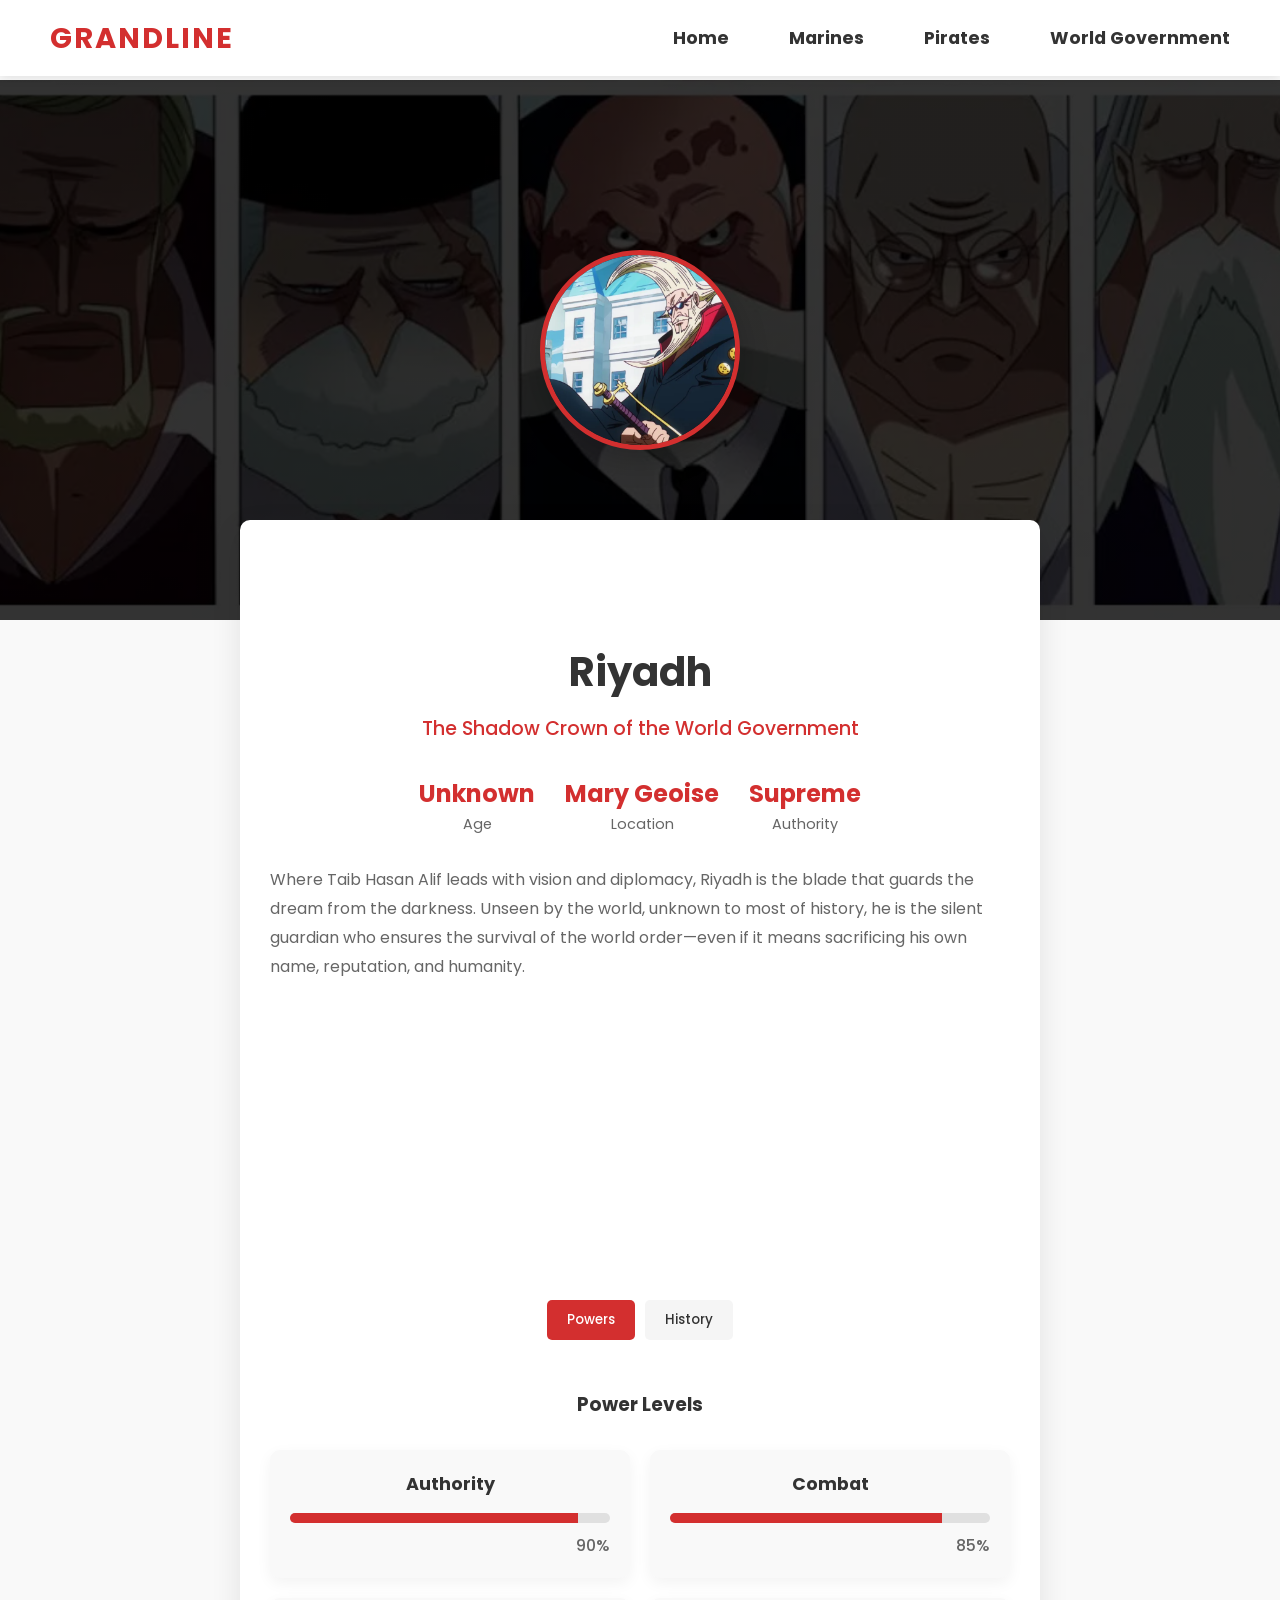
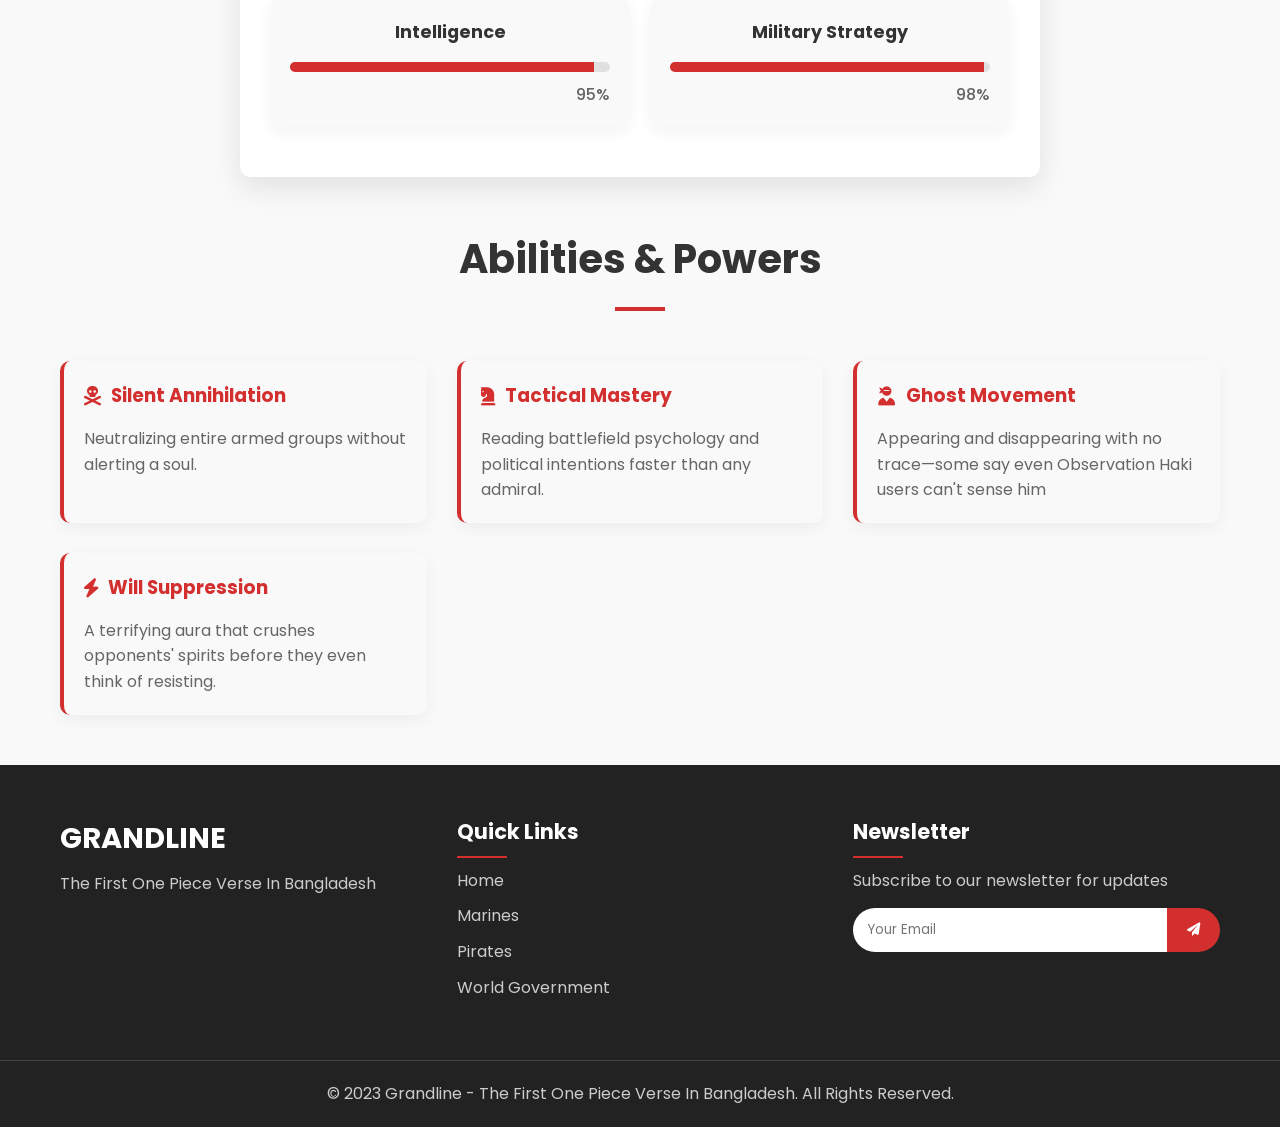
<file: Riyadh-elder.html>
<!DOCTYPE html>
<html lang="en">

<head>
    <meta charset="UTF-8">
    <meta name="viewport" content="width=device-width, initial-scale=1.0">
    <title>Riyadh (Saint Marcus Mars) - Grandline Bangladesh</title>
    <link rel="stylesheet" href="styles.css">
    <link rel="stylesheet" href="https://cdnjs.cloudflare.com/ajax/libs/font-awesome/6.0.0-beta3/css/all.min.css">
    <link href="https://fonts.googleapis.com/css2?family=Poppins:wght@300;400;500;600;700&display=swap"
        rel="stylesheet">
    <style>
        /* Elder page specific styles */
        .elder-banner {
            background: linear-gradient(rgba(0, 0, 0, 0.8), rgba(0, 0, 0, 0.8)), url('onepieceelders.webp');
            background-size: cover;
            background-position: center;
            height: 60vh;
            display: flex;
            align-items: center;
            justify-content: center;
            text-align: center;
            color: #fff;
            margin-top: 80px;
            /* To account for the fixed navbar */
            position: relative;
            overflow: hidden;
        }

        .elder-banner::before {
            content: '';
            position: absolute;
            top: 0;
            left: 0;
            width: 100%;
            height: 100%;
            background: radial-gradient(circle, rgba(211, 47, 47, 0.3) 0%, rgba(0, 0, 0, 0) 70%);
            z-index: 1;
            opacity: 0;
            transition: opacity 2s ease;
        }

        .elder-banner.loaded::before {
            opacity: 1;
        }

        .hero-content {
            position: relative;
            z-index: 2;
            opacity: 0;
            transform: translateY(30px);
            transition: all 1s ease;
        }

        .hero-content.visible {
            opacity: 1;
            transform: translateY(0);
        }

        .elder-profile {
            margin-top: -100px;
            position: relative;
            z-index: 10;
        }

        .elder-avatar {
            width: 200px;
            height: 200px;
            border-radius: 50%;
            overflow: hidden;
            margin: 0 auto;
            border: 5px solid #D32F2F;
            box-shadow: 0 10px 30px rgba(0, 0, 0, 0.2);
            opacity: 0;
            transform: scale(0.8);
            transition: all 1s ease;
        }

        .elder-avatar.visible {
            opacity: 1;
            transform: scale(1);
        }

        .elder-avatar img {
            width: 100%;
            height: 100%;
            object-fit: cover;
        }

        .elder-details {
            background: #fff;
            max-width: 800px;
            margin: -100px auto 0;
            padding: 120px 30px 50px;
            border-radius: 10px;
            box-shadow: 0 10px 30px rgba(0, 0, 0, 0.1);
            text-align: center;
            opacity: 0;
            transform: translateY(30px);
            transition: all 1s ease 0.3s;
        }

        .elder-details.visible {
            opacity: 1;
            transform: translateY(0);
        }

        .elder-name {
            font-size: 2.5rem;
            color: #333;
            margin-bottom: 10px;
        }

        .elder-title {
            font-size: 1.2rem;
            color: #D32F2F;
            margin-bottom: 30px;
            font-weight: 500;
        }

        .elder-stats {
            display: flex;
            justify-content: center;
            gap: 30px;
            margin-bottom: 30px;
            flex-wrap: wrap;
        }

        .elder-stat {
            display: flex;
            flex-direction: column;
            align-items: center;
            opacity: 0;
            transform: translateY(20px);
            transition: all 0.5s ease;
        }

        .elder-stat.visible {
            opacity: 1;
            transform: translateY(0);
        }

        .elder-stat-value {
            font-size: 1.5rem;
            font-weight: 700;
            color: #D32F2F;
        }

        .elder-stat-label {
            font-size: 0.9rem;
            color: #666;
        }

        .elder-bio {
            text-align: left;
            color: #666;
            line-height: 1.8;
            margin-bottom: 30px;
        }

        .elder-bio p {
            opacity: 0;
            transform: translateY(20px);
            transition: all 0.5s ease;
        }

        .elder-bio p.visible {
            opacity: 1;
            transform: translateY(0);
        }

        .elder-quote {
            font-style: italic;
            color: #333;
            background: #f5f5f5;
            padding: 20px;
            border-left: 4px solid #D32F2F;
            margin: 30px 0;
            text-align: left;
            opacity: 0;
            transform: translateY(20px);
            transition: all 0.5s ease;
        }

        .elder-quote.visible {
            opacity: 1;
            transform: translateY(0);
        }

        /* Tabs */
        .elder-tabs {
            margin-top: 50px;
        }

        .tabs-nav {
            display: flex;
            justify-content: center;
            gap: 10px;
            margin-bottom: 30px;
            flex-wrap: wrap;
        }

        .tab-btn {
            padding: 10px 20px;
            background: #f5f5f5;
            border: none;
            border-radius: 5px;
            cursor: pointer;
            font-weight: 500;
            transition: all 0.3s ease;
            color: #333;
        }

        .tab-btn:hover {
            background: #e0e0e0;
        }

        .tab-btn.active {
            background: #D32F2F;
            color: #fff;
        }

        .tab-content {
            display: none;
            animation: fadeIn 0.5s ease;
        }

        .tab-content.active {
            display: block;
        }

        @keyframes fadeIn {
            from {
                opacity: 0;
                transform: translateY(20px);
            }

            to {
                opacity: 1;
                transform: translateY(0);
            }
        }

        .elder-abilities {
            margin-top: 50px;
        }

        .abilities-grid {
            display: grid;
            grid-template-columns: repeat(auto-fill, minmax(300px, 1fr));
            gap: 30px;
            margin-top: 30px;
        }

        .ability-card {
            background: #f9f9f9;
            border-radius: 10px;
            padding: 20px;
            box-shadow: 0 5px 15px rgba(0, 0, 0, 0.05);
            transition: all 0.3s ease;
            border-left: 4px solid #D32F2F;
            opacity: 0;
            transform: translateY(30px);
        }

        .ability-card.visible {
            opacity: 1;
            transform: translateY(0);
        }

        .ability-card:hover {
            transform: translateY(-10px);
            box-shadow: 0 15px 30px rgba(0, 0, 0, 0.1);
        }

        .ability-card h3 {
            color: #D32F2F;
            margin-bottom: 15px;
            display: flex;
            align-items: center;
            gap: 10px;
        }

        .ability-card h3 i {
            font-size: 1.2rem;
        }

        .ability-card p {
            color: #666;
            line-height: 1.6;
        }

        /* Image gallery */
        .image-gallery {
            margin-top: 50px;
        }

        .gallery-container {
            position: relative;
            max-width: 800px;
            margin: 30px auto;
            overflow: hidden;
            border-radius: 10px;
            box-shadow: 0 10px 30px rgba(0, 0, 0, 0.1);
        }

        .gallery-slide {
            display: none;
            animation: fadeEffect 1s;
        }

        .gallery-slide.active {
            display: block;
        }

        @keyframes fadeEffect {
            from {
                opacity: 0.7
            }

            to {
                opacity: 1
            }
        }

        .gallery-slide img {
            width: 100%;
            height: 400px;
            object-fit: cover;
        }

        .gallery-caption {
            position: absolute;
            bottom: 0;
            left: 0;
            width: 100%;
            background: rgba(0, 0, 0, 0.7);
            color: #fff;
            padding: 15px;
            text-align: center;
        }

        .gallery-prev,
        .gallery-next {
            position: absolute;
            top: 50%;
            transform: translateY(-50%);
            background: rgba(0, 0, 0, 0.5);
            color: #fff;
            padding: 15px;
            cursor: pointer;
            font-size: 1.2rem;
            transition: all 0.3s ease;
            z-index: 10;
        }

        .gallery-prev:hover,
        .gallery-next:hover {
            background: rgba(0, 0, 0, 0.8);
        }

        .gallery-prev {
            left: 0;
            border-radius: 0 5px 5px 0;
        }

        .gallery-next {
            right: 0;
            border-radius: 5px 0 0 5px;
        }

        .gallery-dots {
            text-align: center;
            margin-top: 15px;
        }

        .gallery-dot {
            display: inline-block;
            width: 12px;
            height: 12px;
            margin: 0 5px;
            background: #bbb;
            border-radius: 50%;
            cursor: pointer;
            transition: all 0.3s ease;
        }

        .gallery-dot.active {
            background: #D32F2F;
            transform: scale(1.2);
        }

        .elder-role {
            background: #111;
            padding: 80px 0;
            color: #fff;
            margin-top: 80px;
            position: relative;
            overflow: hidden;
        }

        .elder-role::before {
            content: '';
            position: absolute;
            top: 0;
            left: 0;
            width: 100%;
            height: 100%;
            background: url('/placeholder.svg?height=500&width=500&text=Background+Pattern');
            opacity: 0.05;
            z-index: 1;
        }

        .role-content {
            max-width: 800px;
            margin: 50px auto 0;
            text-align: left;
            position: relative;
            z-index: 2;
        }

        .role-title {
            color: #D32F2F;
            font-size: 1.8rem;
            margin-bottom: 20px;
            opacity: 0;
            transform: translateY(20px);
            transition: all 0.5s ease;
        }

        .role-title.visible {
            opacity: 1;
            transform: translateY(0);
        }

        .role-text {
            color: #ccc;
            line-height: 1.8;
            margin-bottom: 30px;
            opacity: 0;
            transform: translateY(20px);
            transition: all 0.5s ease;
        }

        .role-text.visible {
            opacity: 1;
            transform: translateY(0);
        }

        /* Power meter */
        .power-meter {
            margin-top: 50px;
        }

        .power-grid {
            display: grid;
            grid-template-columns: repeat(auto-fill, minmax(250px, 1fr));
            gap: 20px;
            margin-top: 30px;
        }

        .power-stat {
            background: #f9f9f9;
            border-radius: 10px;
            padding: 20px;
            box-shadow: 0 5px 15px rgba(0, 0, 0, 0.05);
        }

        .power-stat h3 {
            color: #333;
            margin-bottom: 15px;
            font-size: 1.1rem;
        }

        .power-bar-container {
            width: 100%;
            height: 10px;
            background: #e0e0e0;
            border-radius: 5px;
            overflow: hidden;
            margin-bottom: 10px;
        }

        .power-bar {
            height: 100%;
            background: #D32F2F;
            width: 0;
            transition: width 1.5s ease;
        }

        .power-value {
            text-align: right;
            color: #666;
            font-weight: 500;
        }

        /* Back to top button */
        .back-to-top {
            position: fixed;
            bottom: 30px;
            right: 30px;
            width: 50px;
            height: 50px;
            border-radius: 50%;
            background: #D32F2F;
            color: #fff;
            display: flex;
            align-items: center;
            justify-content: center;
            cursor: pointer;
            opacity: 0;
            visibility: hidden;
            transition: all 0.3s ease;
            z-index: 100;
            box-shadow: 0 5px 15px rgba(0, 0, 0, 0.2);
        }

        .back-to-top.visible {
            opacity: 1;
            visibility: visible;
        }

        .back-to-top:hover {
            background: #B71C1C;
            transform: translateY(-5px);
        }

        /* Responsive Styles */
        @media (max-width: 768px) {
            .elder-banner {
                height: 50vh;
            }

            .elder-name {
                font-size: 2rem;
            }

            .elder-title {
                font-size: 1rem;
            }

            .elder-stats {
                gap: 20px;
            }

            .elder-stat-value {
                font-size: 1.2rem;
            }
        }

        @media (max-width: 576px) {
            .elder-avatar {
                width: 150px;
                height: 150px;
            }

            .elder-details {
                padding: 100px 20px 30px;
            }

            .elder-name {
                font-size: 1.8rem;
            }

            .abilities-grid {
                grid-template-columns: 1fr;
            }

            .gallery-slide img {
                height: 300px;
            }

            .gallery-prev,
            .gallery-next {
                padding: 10px;
                font-size: 1rem;
            }
        }

        /* Base Navbar */
        .navbar {
            display: flex;
            justify-content: space-between;
            align-items: center;
            padding: 15px 50px;
            background-color: #fff;
            box-shadow: 0 2px 10px rgba(0, 0, 0, 0.1);
            position: fixed;
            top: 0;
            left: 0;
            right: 0;
            z-index: 1000;
        }

        .logo h1 {
            font-size: 1.8rem;
            color: #D32F2F;
        }

        .nav-links ul {
            list-style: none;
            display: flex;
            gap: 30px;
        }

        .nav-links ul li a {
            text-decoration: none;
            color: #333;
            font-weight: 700;
            font-size: 1.1rem;
        }

        /* Mobile menu icon */
        .menu-icon {
            font-size: 2rem;
            cursor: pointer;
            display: none;
            /* hidden by default */
        }

        /* Mobile Menu Styles */
        .mobile-menu {
            position: fixed;
            top: 0;
            right: -100%;
            width: 100%;
            height: 100vh;
            background: rgba(255, 255, 255, 0.7);
            backdrop-filter: blur(10px);
            display: flex;
            flex-direction: column;
            align-items: center;
            justify-content: center;
            transition: right 0.4s ease;
            z-index: 9999;
        }

        .mobile-menu ul {
            list-style: none;
            text-align: center;
            padding: 0;
        }

        .mobile-menu ul li {
            margin: 20px 0;
        }

        .mobile-menu ul li a {
            font-size: 1.5rem;
            text-decoration: none;
            color: #333;
            font-weight: bold;
            transition: color 0.3s;
        }

        .mobile-menu ul li a:hover {
            color: #D32F2F;
        }

        .close-icon {
            position: absolute;
            top: 20px;
            right: 30px;
            font-size: 2rem;
            cursor: pointer;
        }

        /* Responsive Behavior */
        @media (max-width: 768px) {
            .nav-links {
                display: none;
                /* hide desktop nav */
            }

            .menu-icon {
                display: block;
                /* show hamburger */
            }
        }
    </style>
</head>

<body>

    <!-- Navigation -->
    <nav class="navbar">
        <div class="logo">
            <h1>GRANDLINE</h1>
        </div>

        <div class="nav-links" id="navLinks">
            <ul>
                <li><a href="index.html">Home</a></li>
                <li><a href="marines.html">Marines</a></li>
                <li><a href="pirates.html">Pirates</a></li>
                <li><a href="world-government.html">World Government</a></li>
            </ul>
        </div>

        <div class="menu-icon" id="menu-icon">
            <i class="fas fa-bars"></i> <!-- hamburger icon -->
        </div>
    </nav>

    <!-- Mobile Menu (hidden at first) -->
    <div class="mobile-menu" id="mobileMenu">
        <div class="close-icon" id="close-icon">
            <i class="fas fa-times"></i> <!-- cross icon -->
        </div>
        <ul>
            <li><a href="index.html">Home</a></li>
            <li><a href="marines.html">Marines</a></li>
            <li><a href="pirates.html">Pirates</a></li>
            <li><a href="world-government.html">World Government</a></li>
        </ul>
    </div>

    </nav>

    <!-- Elder Banner -->
    <section class="elder-banner" id="elderBanner">
        <div class="elder-avatar" id="elderAvatar">
            <img src="Garling.webp" alt="Riyadh">
        </div>
    </section>

    <!-- Elder Profile -->
    <section class="elder-profile">
        <div class="container">


            <div class="elder-details" id="elderDetails">
                <h2 class="elder-name">Riyadh</h2>
                <p class="elder-title">The Shadow Crown of the World Government</p>

                <div class="elder-stats">
                    <div class="elder-stat" data-delay="0">
                        <span class="elder-stat-value">Unknown</span>
                        <span class="elder-stat-label">Age</span>
                    </div>
                    <div class="elder-stat" data-delay="100">
                        <span class="elder-stat-value">Mary Geoise</span>
                        <span class="elder-stat-label">Location</span>
                    </div>

                    <div class="elder-stat" data-delay="300">
                        <span class="elder-stat-value">Supreme</span>
                        <span class="elder-stat-label">Authority</span>
                    </div>
                </div>

                <div class="elder-bio">
                    <p data-delay="0">Where Taib Hasan Alif leads with vision and diplomacy, Riyadh is the blade that
                        guards the dream from the darkness.
                        Unseen by the world, unknown to most of history, he is the silent guardian who ensures the
                        survival of the world order—even if it means sacrificing his own name, reputation, and humanity.
                    </p>
                    <p data-delay="200">He does not sit in thrones or address grand assemblies. Riyadh works from the
                        dark corridors behind the marbled halls of Mary Geoise, striking down threats before they can
                        even be named.
                        He is the "Shadow Head" — the one who carries out what cannot be officially sanctioned.
                        Without Riyadh, Taib’s grand design could crumble.
                        Without Taib’s light, Riyadh’s darkness would consume him.
                        Together, they are two sides of the same unbreakable rule: Order at any cost.</p>
                </div>

                <div class="elder-quote">
                    "For peace to shine, someone must bear the weight of every necessary sin."
                </div>

                <!-- Tabs -->
                <div class="elder-tabs">
                    <div class="tabs-nav">
                        <button class="tab-btn active" data-tab="powers">Powers</button>
                        <button class="tab-btn" data-tab="history">History</button>

                    </div>

                    <div class="tab-content active" id="powers">
                        <div class="power-meter">
                            <h3>Power Levels</h3>
                            <div class="power-grid">
                                <div class="power-stat">
                                    <h3>Authority</h3>
                                    <div class="power-bar-container">
                                        <div class="power-bar" data-value="90"></div>
                                    </div>
                                    <div class="power-value">90%</div>
                                </div>

                                <div class="power-stat">
                                    <h3>Combat</h3>
                                    <div class="power-bar-container">
                                        <div class="power-bar" data-value="85"></div>
                                    </div>
                                    <div class="power-value">85%</div>
                                </div>

                                <div class="power-stat">
                                    <h3>Intelligence</h3>
                                    <div class="power-bar-container">
                                        <div class="power-bar" data-value="95"></div>
                                    </div>
                                    <div class="power-value">95%</div>
                                </div>

                                <div class="power-stat">
                                    <h3>Military Strategy</h3>
                                    <div class="power-bar-container">
                                        <div class="power-bar" data-value="98"></div>
                                    </div>
                                    <div class="power-value">98%</div>
                                </div>
                            </div>
                        </div>
                    </div>

                    <div class="tab-content" id="history">
                        <p>📍Unknown Era
                            The Silent Protector Awakens
                            When Taib’s political genius began reshaping the government’s future, Riyadh quietly emerged
                            at his side—not as a servant, but as the unseen shield.</p>

                        <p> 📍20 Years Ago
                            The Secret Wars
                            While the world enjoyed an era of "peace," Riyadh fought hidden battles—eliminating deep
                            threats, rogue scientists, forbidden research, and traitorous kings.</p>

                        <p> 📍10 Years Ago
                            The Twin Thrones Form
                            Riyadh accepted the role of the "Hidden Crown," allowing Taib to lead visibly, while he
                            silently enforced stability from the dark. </p>

                        <p>📍Present Day
                            The Blade of Stability
                            Riyadh continues his unseen work—defending the new world order not through hope, but through
                            necessity.
                            His existence is a whispered legend, a necessary evil carried out in the name of an
                            everlasting peace.</p>
                    </div>


                </div>
            </div>
        </div>
    </section>




    <!-- Elder Abilities -->
    <section class="elder-abilities">
        <div class="container">
            <div class="section-title">
                <h2>Abilities & Powers</h2>
                <div class="underline"></div>
            </div>

            <div class="abilities-grid">
                <div class="ability-card" data-delay="100">
                    <h3><i class="fas fa-skull-crossbones"></i> Silent Annihilation</h3>
                    <p>Neutralizing entire armed groups without alerting a soul.</p>
                </div>
                <div class="ability-card" data-delay="0">
                    <h3><i class="fas fa-chess-knight"></i> Tactical Mastery</h3>
                    <p>Reading battlefield psychology and political intentions faster than any admiral.</p>
                </div>

                <div class="ability-card" data-delay="200">
                    <h3><i class="fas fa-user-ninja"></i> Ghost Movement</h3>
                    <p> Appearing and disappearing with no trace—some say even Observation Haki users can't sense him
                    </p>
                </div>

                <div class="ability-card" data-delay="300">
                    <h3><i class="fas fa-bolt"></i> Will Suppression</h3>
                    <p>A terrifying aura that crushes opponents' spirits before they even think of resisting.</p>
                </div>
            </div>
        </div>
    </section>





    <!-- Footer -->
    <footer>
        <div class="footer-content">
            <div class="footer-logo">
                <h2>GRANDLINE</h2>
                <p>The First One Piece Verse In Bangladesh</p>
            </div>
            <div class="footer-links">
                <h3>Quick Links</h3>
                <ul>
                    <li><a href="index.html">Home</a></li>
                    <li><a href="marines.html">Marines</a></li>
                    <li><a href="pirates.html">Pirates</a></li>
                    <li><a href="world-government.html">World Government</a></li>
                </ul>
            </div>
            <div class="footer-newsletter">
                <h3>Newsletter</h3>
                <p>Subscribe to our newsletter for updates</p>
                <form id="newsletterForm">
                    <input type="email" placeholder="Your Email" required>
                    <button type="submit"><i class="fas fa-paper-plane"></i></button>
                </form>
            </div>
        </div>
        <div class="footer-bottom">
            <p>&copy; 2023 Grandline - The First One Piece Verse In Bangladesh. All Rights Reserved.</p>
        </div>
    </footer>

    <script src="script.js"></script>
    <!-- Dynamic JavaScript for Elder Page -->
    <script>
        document.addEventListener('DOMContentLoaded', function () {
            // Show banner with animation
            setTimeout(() => {
                document.querySelector('.hero-content').classList.add('visible');
                document.getElementById('elderBanner').classList.add('loaded');
            }, 300);

            // Show profile elements with animation
            setTimeout(() => {
                document.getElementById('elderAvatar').classList.add('visible');
            }, 800);

            setTimeout(() => {
                document.getElementById('elderDetails').classList.add('visible');
            }, 1200);

            // Animate stats with delay
            document.querySelectorAll('.elder-stat').forEach(stat => {
                setTimeout(() => {
                    stat.classList.add('visible');
                }, 1500 + parseInt(stat.dataset.delay || 0));
            });

            // Animate bio paragraphs
            document.querySelectorAll('.elder-bio p').forEach(p => {
                setTimeout(() => {
                    p.classList.add('visible');
                }, 1800 + parseInt(p.dataset.delay || 0));
            });

            // Show quote with animation
            setTimeout(() => {
                document.querySelector('.elder-quote').classList.add('visible');
            }, 2200);

            // Animate ability cards on scroll
            const abilityObserver = new IntersectionObserver((entries) => {
                entries.forEach(entry => {
                    if (entry.isIntersecting) {
                        setTimeout(() => {
                            entry.target.classList.add('visible');
                        }, parseInt(entry.target.dataset.delay || 0));
                        abilityObserver.unobserve(entry.target);
                    }
                });
            }, { threshold: 0.1 });

            document.querySelectorAll('.ability-card').forEach(card => {
                abilityObserver.observe(card);
            });

            // Animate role content on scroll
            const roleObserver = new IntersectionObserver((entries) => {
                entries.forEach(entry => {
                    if (entry.isIntersecting) {
                        setTimeout(() => {
                            entry.target.classList.add('visible');
                        }, parseInt(entry.target.dataset.delay || 0));
                        roleObserver.unobserve(entry.target);
                    }
                });
            }, { threshold: 0.1 });

            document.querySelectorAll('.role-title, .role-text').forEach(item => {
                roleObserver.observe(item);
            });

            // Animate power bars when in view
            const powerObserver = new IntersectionObserver((entries) => {
                entries.forEach(entry => {
                    if (entry.isIntersecting) {
                        const bars = document.querySelectorAll('.power-bar');
                        bars.forEach(bar => {
                            setTimeout(() => {
                                bar.style.width = bar.dataset.value + '%';
                            }, 300);
                        });
                        powerObserver.unobserve(entry.target);
                    }
                });
            }, { threshold: 0.5 });

            powerObserver.observe(document.querySelector('.power-meter'));

            // Tab functionality
            const tabButtons = document.querySelectorAll('.tab-btn');
            const tabContents = document.querySelectorAll('.tab-content');

            tabButtons.forEach(button => {
                button.addEventListener('click', function () {
                    // Remove active class from all buttons and contents
                    tabButtons.forEach(btn => btn.classList.remove('active'));
                    tabContents.forEach(content => content.classList.remove('active'));

                    // Add active class to clicked button
                    this.classList.add('active');

                    // Show corresponding content
                    const tabId = this.getAttribute('data-tab');
                    document.getElementById(tabId).classList.add('active');
                });
            });

            // Image gallery functionality
            let slideIndex = 0;
            const slides = document.querySelectorAll('.gallery-slide');
            const dots = document.querySelectorAll('.gallery-dot');
            const prevBtn = document.querySelector('.gallery-prev');
            const nextBtn = document.querySelector('.gallery-next');

            function showSlide(n) {
                // Reset slide index if out of bounds
                if (n >= slides.length) slideIndex = 0;
                if (n < 0) slideIndex = slides.length - 1;

                // Hide all slides
                slides.forEach(slide => slide.classList.remove('active'));
                dots.forEach(dot => dot.classList.remove('active'));

                // Show current slide
                slides[slideIndex].classList.add('active');
                dots[slideIndex].classList.add('active');
            }

            // Next/previous controls
            prevBtn.addEventListener('click', () => {
                slideIndex--;
                showSlide(slideIndex);
            });

            nextBtn.addEventListener('click', () => {
                slideIndex++;
                showSlide(slideIndex);
            });

            // Dot controls
            dots.forEach(dot => {
                dot.addEventListener('click', function () {
                    slideIndex = parseInt(this.getAttribute('data-slide'));
                    showSlide(slideIndex);
                });
            });

            // Auto slide change
            setInterval(() => {
                slideIndex++;
                showSlide(slideIndex);
            }, 5000);

            // Back to top button
            const backToTopButton = document.getElementById('backToTop');

            window.addEventListener('scroll', function () {
                if (window.pageYOffset > 300) {
                    backToTopButton.classList.add('visible');
                } else {
                    backToTopButton.classList.remove('visible');
                }
            });

            backToTopButton.addEventListener('click', function () {
                window.scrollTo({
                    top: 0,
                    behavior: 'smooth'
                });
            });
        });
    </script>
    <script>
        const menuIcon = document.getElementById('menu-icon');
        const mobileMenu = document.getElementById('mobileMenu');
        const closeIcon = document.getElementById('close-icon');

        menuIcon.addEventListener('click', () => {
            mobileMenu.style.right = "0";
        });

        closeIcon.addEventListener('click', () => {
            mobileMenu.style.right = "-100%";
        });
    </script>

</body>

</html>
</file>
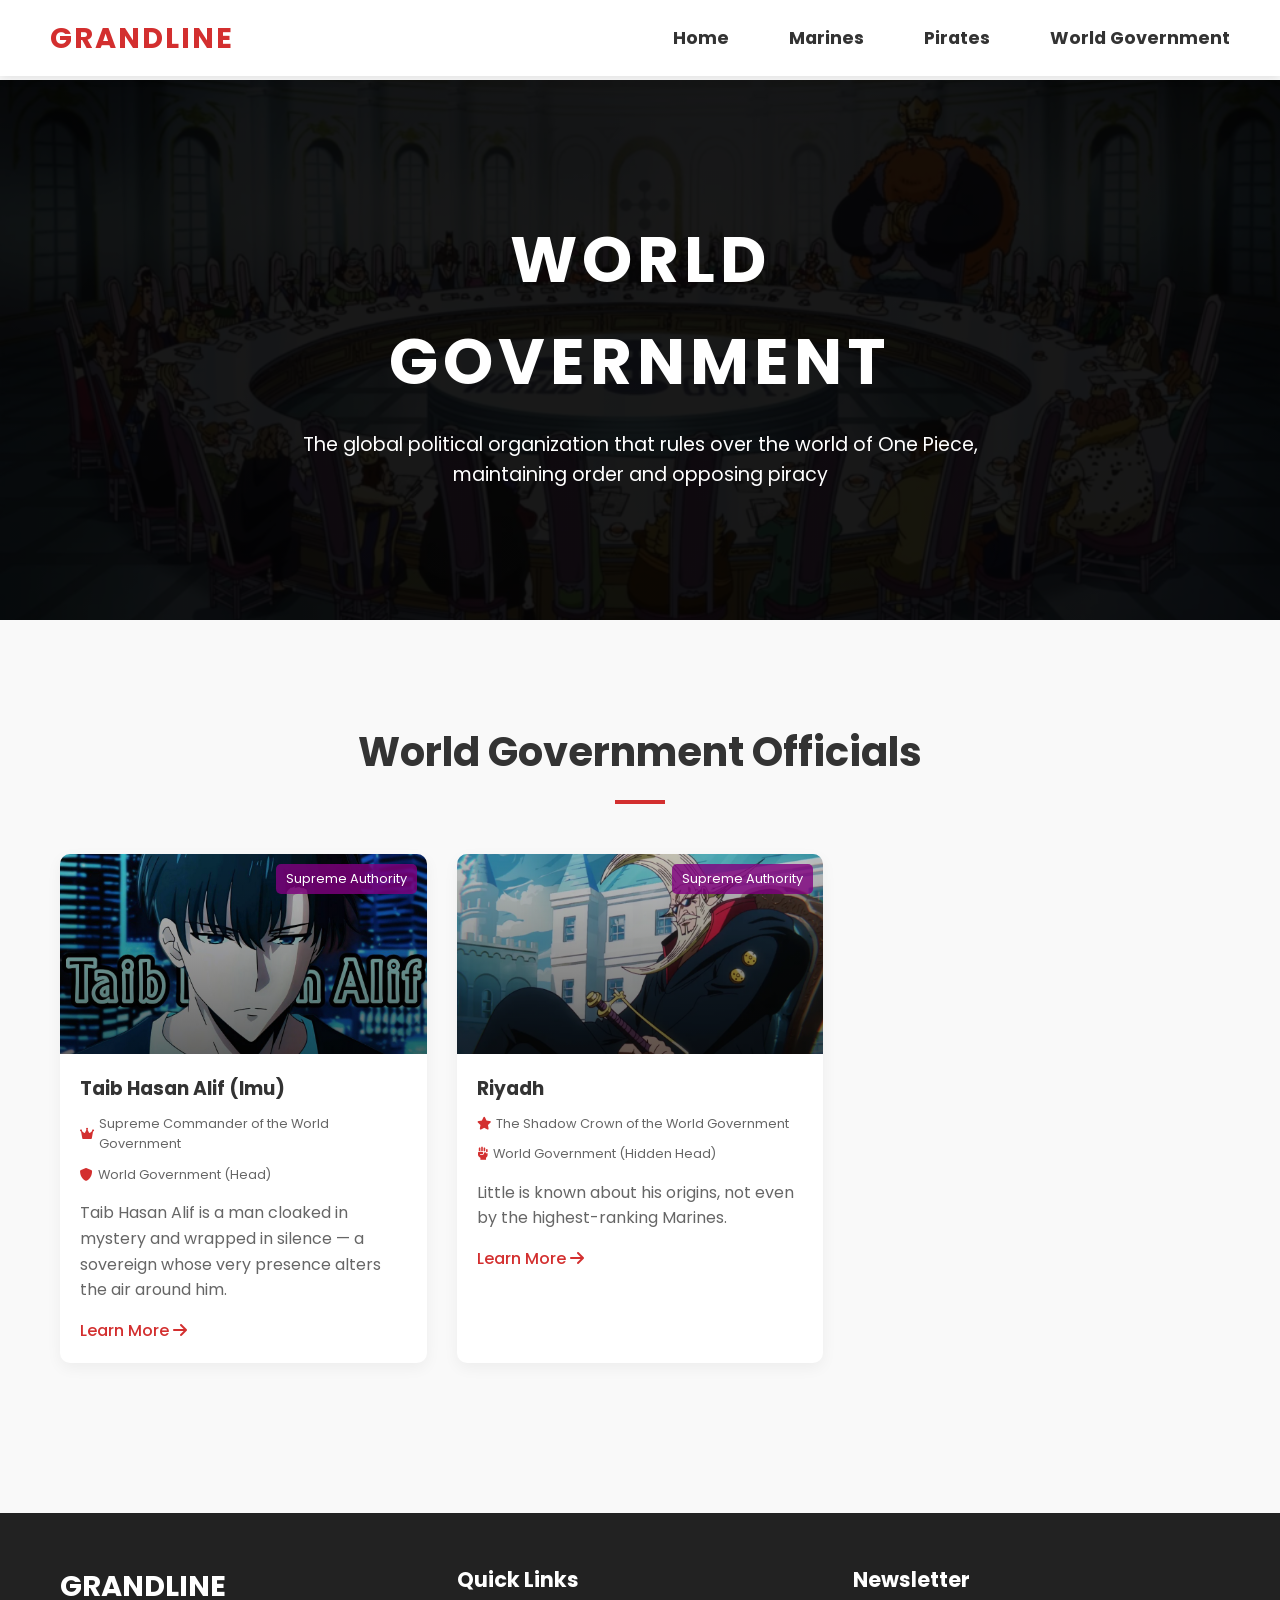
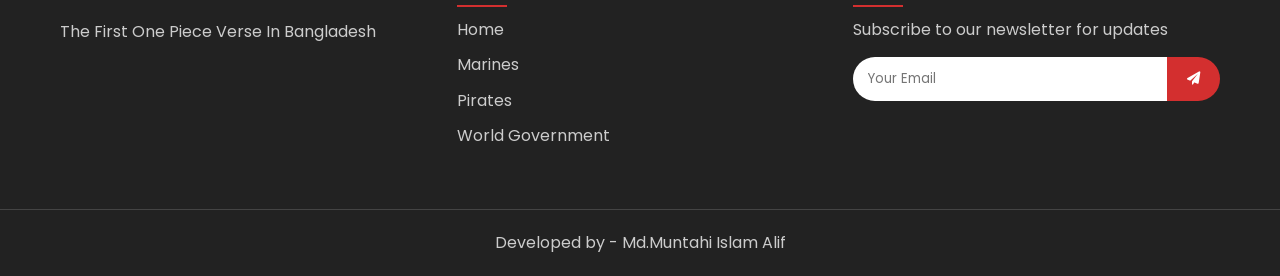
<file: world-government.html>
<!DOCTYPE html>
<html lang="en">

<head>
    <meta charset="UTF-8">
    <meta name="viewport" content="width=device-width, initial-scale=1.0">
    <title>World Government - Grandline Bangladesh</title>
    <link rel="stylesheet" href="styles.css">
    <link rel="stylesheet" href="https://cdnjs.cloudflare.com/ajax/libs/font-awesome/6.0.0-beta3/css/all.min.css">
    <link href="https://fonts.googleapis.com/css2?family=Poppins:wght@300;400;500;600;700&display=swap"
        rel="stylesheet">
    <style>
        /* World Government page specific styles */
        .world-government-hero {
            background: linear-gradient(rgba(0, 0, 0, 0.8), rgba(0, 0, 0, 0.8)), url('Levely_Infobox.webp');
            background-size: cover;
            background-position: center;
            height: 60vh;
            display: flex;
            align-items: center;
            justify-content: center;
            text-align: center;
            color: #fff;
            margin-top: 80px;
            /* To account for the fixed navbar */
            position: relative;
            overflow: hidden;
        }

        .world-government-hero::before {
            content: '';
            position: absolute;
            top: 0;
            left: 0;
            width: 100%;
            height: 100%;
            background: rgba(0, 0, 0, 0.5);
            z-index: 1;
        }

        .hero-content {
            position: relative;
            z-index: 2;
            opacity: 0;
            transform: translateY(30px);
            transition: all 1s ease;
        }

        .hero-content.visible {
            opacity: 1;
            transform: translateY(0);
        }

        .world-government-hero h1 {
            font-size: 4rem;
            margin-bottom: 1rem;
            letter-spacing: 5px;
        }

        .world-government-hero p {
            font-size: 1.2rem;
            max-width: 700px;
            margin: 0 auto;
        }

        /* Filter controls */
        .filter-controls {
            display: flex;
            justify-content: center;
            gap: 15px;
            margin: 30px 0;
            flex-wrap: wrap;
        }

        .filter-btn {
            padding: 8px 15px;
            background: #f5f5f5;
            border: none;
            border-radius: 30px;
            cursor: pointer;
            font-weight: 500;
            transition: all 0.3s ease;
            color: #333;
        }

        .filter-btn:hover {
            background: #e0e0e0;
        }

        .filter-btn.active {
            background: #D32F2F;
            color: #fff;
        }

        /* Government grid */
        .government-grid {
            display: grid;
            grid-template-columns: repeat(auto-fill, minmax(300px, 1fr));
            gap: 30px;
            margin-top: 50px;
        }

        .government-card {
            background: #fff;
            border-radius: 10px;
            overflow: hidden;
            box-shadow: 0 5px 15px rgba(0, 0, 0, 0.05);
            transition: all 0.5s ease;
            position: relative;
            opacity: 0;
            transform: translateY(30px);
            justify-self: center;
        }

        .government-card.visible {
            opacity: 1;
            transform: translateY(0);
        }

        .government-card:hover {
            transform: translateY(-10px);
            box-shadow: 0 15px 30px rgba(0, 0, 0, 0.1);
        }

        .government-img {
            height: 200px;
            overflow: hidden;
            position: relative;
        }

        .government-img::after {
            content: '';
            position: absolute;
            top: 0;
            left: 0;
            width: 100%;
            height: 100%;
            background: linear-gradient(to bottom, rgba(0, 0, 0, 0.2), rgba(0, 0, 0, 0.6));
        }

        .government-img img {
            width: 100%;
            height: 100%;
            object-fit: cover;
            transition: all 0.3s ease;
        }

        .government-card:hover .government-img img {
            transform: scale(1.1);
        }

        .government-label {
            position: absolute;
            top: 10px;
            right: 10px;
            background: rgba(0, 0, 0, 0.7);
            color: #fff;
            padding: 5px 10px;
            border-radius: 5px;
            font-size: 0.8rem;
            z-index: 1;
        }

        .imu-label {
            background: rgba(128, 0, 128, 0.8);
            /* Purple for Imu */
        }

        .elder-label {
            background: rgba(139, 0, 0, 0.8);
            /* Dark red for Elders */
        }

        .cp0-label {
            background: rgba(25, 25, 112, 0.8);
            /* Dark blue for CP0 */
        }

        .noble-label {
            background: rgba(184, 134, 11, 0.8);
            /* Golden for World Nobles */
        }

        .government-info {
            padding: 20px;
        }

        .government-info h3 {
            color: #333;
            margin-bottom: 10px;
        }

        .government-info p {
            color: #666;
            margin-bottom: 15px;
        }

        .government-link {
            display: inline-block;
            color: #D32F2F;
            text-decoration: none;
            font-weight: 500;
            transition: all 0.3s ease;
        }

        .government-link:hover {
            color: #B71C1C;
        }

        .government-stats {
            display: flex;
            flex-wrap: wrap;
            gap: 10px;
            margin-bottom: 15px;
        }

        .government-stat {
            font-size: 0.8rem;
            color: #666;
            display: flex;
            align-items: center;
            gap: 5px;
        }

        .government-stat i {
            color: #D32F2F;
        }

        /* Imu Section Styles */
        .imu-section {
            background: linear-gradient(rgba(0, 0, 0, 0.9), rgba(0, 0, 0, 0.9)), url('/p');
            background-size: cover;
            background-position: center;
            padding: 100px 0;
            color: #fff;
            text-align: center;
            margin: 50px 0;
            position: relative;
            overflow: hidden;
        }

        .imu-container {
            max-width: 900px;
            margin: 0 auto;
            padding: 0 20px;
            position: relative;
            z-index: 2;
        }

        .imu-title {
            font-size: 3rem;
            margin-bottom: 20px;
            color: #D32F2F;
            opacity: 0;
            transform: translateY(30px);
            transition: all 1s ease;
        }

        .imu-title.visible {
            opacity: 1;
            transform: translateY(0);
        }

        .imu-subtitle {
            font-size: 1.5rem;
            margin-bottom: 40px;
            color: #ccc;
            opacity: 0;
            transform: translateY(30px);
            transition: all 1s ease 0.2s;
        }

        .imu-subtitle.visible {
            opacity: 1;
            transform: translateY(0);
        }

        .imu-profile {
            display: flex;
            align-items: center;
            justify-content: center;
            gap: 50px;
            flex-wrap: wrap;
            margin-bottom: 50px;
            opacity: 0;
            transform: translateY(30px);
            transition: all 1s ease 0.4s;
        }

        .imu-profile.visible {
            opacity: 1;
            transform: translateY(0);
        }

        .imu-image {
            width: 300px;
            height: 300px;
            border-radius: 50%;
            overflow: hidden;
            border: 5px solid #D32F2F;
            box-shadow: 0 0 30px rgba(211, 47, 47, 0.5);
            position: relative;
        }

        .imu-image::before {
            content: '';
            position: absolute;
            top: 0;
            left: 0;
            width: 100%;
            height: 100%;
            background: radial-gradient(circle, rgba(211, 47, 47, 0.3) 0%, rgba(0, 0, 0, 0) 70%);
            z-index: 1;
            opacity: 0;
            transition: opacity 1s ease;
        }

        .imu-image:hover::before {
            opacity: 1;
        }

        .imu-image img {
            width: 100%;
            height: 100%;
            object-fit: cover;
        }

        .imu-info {
            max-width: 500px;
            text-align: left;
        }

        .imu-info h3 {
            font-size: 2.5rem;
            margin-bottom: 15px;
            color: #fff;
        }

        .imu-info p {
            font-size: 1.1rem;
            line-height: 1.8;
            margin-bottom: 20px;
            color: #ddd;
        }

        .imu-quote {
            font-style: italic;
            font-size: 1.2rem;
            color: #D32F2F;
            margin: 30px 0;
            padding: 20px;
            border-left: 4px solid #D32F2F;
            background: rgba(211, 47, 47, 0.1);
            text-align: left;
            opacity: 0;
            transform: translateY(30px);
            transition: all 1s ease 0.6s;
        }

        .imu-quote.visible {
            opacity: 1;
            transform: translateY(0);
        }

        /* Search bar */
        .search-container {
            max-width: 600px;
            margin: 30px auto;
            position: relative;
        }

        .search-input {
            width: 100%;
            padding: 15px 20px;
            border: none;
            border-radius: 30px;
            box-shadow: 0 5px 15px rgba(0, 0, 0, 0.1);
            font-size: 1rem;
            transition: all 0.3s ease;
        }

        .search-input:focus {
            box-shadow: 0 5px 20px rgba(0, 0, 0, 0.2);
            outline: none;
        }

        .search-icon {
            position: absolute;
            right: 20px;
            top: 50%;
            transform: translateY(-50%);
            color: #666;
        }

        /* No results message */
        .no-results {
            text-align: center;
            padding: 30px;
            color: #666;
            font-size: 1.2rem;
            display: none;
        }

        /* Back to top button */
        .back-to-top {
            position: fixed;
            bottom: 30px;
            right: 30px;
            width: 50px;
            height: 50px;
            border-radius: 50%;
            background: #D32F2F;
            color: #fff;
            display: flex;
            align-items: center;
            justify-content: center;
            cursor: pointer;
            opacity: 0;
            visibility: hidden;
            transition: all 0.3s ease;
            z-index: 100;
            box-shadow: 0 5px 15px rgba(0, 0, 0, 0.2);
        }

        .back-to-top.visible {
            opacity: 1;
            visibility: visible;
        }

        .back-to-top:hover {
            background: #B71C1C;
            transform: translateY(-5px);
        }

        /* Loading animation */
        .loading {
            display: none;
            text-align: center;
            padding: 30px;
        }

        .loading-spinner {
            width: 50px;
            height: 50px;
            border: 5px solid #f3f3f3;
            border-top: 5px solid #D32F2F;
            border-radius: 50%;
            animation: spin 1s linear infinite;
            margin: 0 auto;
        }

        @keyframes spin {
            0% {
                transform: rotate(0deg);
            }

            100% {
                transform: rotate(360deg);
            }
        }

        /* Responsive Styles */
        @media (max-width: 768px) {
            .world-government-hero h1 {
                font-size: 2.5rem;
            }

            .world-government-hero p {
                font-size: 1rem;
            }

            .imu-title {
                font-size: 2.5rem;
            }

            .imu-subtitle {
                font-size: 1.2rem;
            }

            .imu-profile {
                gap: 30px;
            }

            .imu-image {
                width: 250px;
                height: 250px;
            }

            .imu-info h3 {
                font-size: 2rem;
            }

            .imu-quote {
                font-size: 1rem;
            }
        }

        @media (max-width: 576px) {
            .world-government-hero h1 {
                font-size: 2rem;
            }

            .imu-title {
                font-size: 2rem;
            }

            .imu-subtitle {
                font-size: 1rem;
            }

            .imu-image {
                width: 200px;
                height: 200px;
            }

            .imu-info h3 {
                font-size: 1.8rem;
            }

            .imu-info p {
                font-size: 1rem;
            }

            .imu-quote {
                font-size: 0.9rem;
                padding: 15px;
            }
        }

        /* Base Navbar */
        .navbar {
            display: flex;
            justify-content: space-between;
            align-items: center;
            padding: 15px 50px;
            background-color: #fff;
            box-shadow: 0 2px 10px rgba(0, 0, 0, 0.1);
            position: fixed;
            top: 0;
            left: 0;
            right: 0;
            z-index: 1000;
        }

        .logo h1 {
            font-size: 1.8rem;
            color: #D32F2F;
        }

        .nav-links ul {
            list-style: none;
            display: flex;
            gap: 30px;
        }

        .nav-links ul li a {
            text-decoration: none;
            color: #333;
            font-weight: 700;
            font-size: 1.1rem;
        }

        /* Mobile menu icon */
        .menu-icon {
            font-size: 2rem;
            cursor: pointer;
            display: none;
            /* hidden by default */
        }

        /* Mobile Menu Styles */
        .mobile-menu {
            position: fixed;
            top: 0;
            right: -100%;
            width: 100%;
            height: 100vh;
            background: rgba(255, 255, 255, 0.7);
            backdrop-filter: blur(10px);
            display: flex;
            flex-direction: column;
            align-items: center;
            justify-content: center;
            transition: right 0.4s ease;
            z-index: 9999;
        }

        .mobile-menu ul {
            list-style: none;
            text-align: center;
            padding: 0;
        }

        .mobile-menu ul li {
            margin: 20px 0;
        }

        .mobile-menu ul li a {
            font-size: 1.5rem;
            text-decoration: none;
            color: #333;
            font-weight: bold;
            transition: color 0.3s;
        }

        .mobile-menu ul li a:hover {
            color: #D32F2F;
        }

        .close-icon {
            position: absolute;
            top: 20px;
            right: 30px;
            font-size: 2rem;
            cursor: pointer;
        }

        /* Responsive Behavior */
        @media (max-width: 768px) {
            .nav-links {
                display: none;
                /* hide desktop nav */
            }

            .menu-icon {
                display: block;
                /* show hamburger */
            }
        }
    </style>
</head>

<body>

    <!-- Navigation -->
    <nav class="navbar">
        <div class="logo">
            <h1>GRANDLINE</h1>
        </div>

        <div class="nav-links" id="navLinks">
            <ul>
                <li><a href="index.html">Home</a></li>
                <li><a href="marines.html">Marines</a></li>
                <li><a href="pirates.html">Pirates</a></li>
                <li><a href="world-government.html">World Government</a></li>
            </ul>
        </div>

        <div class="menu-icon" id="menu-icon">
            <i class="fas fa-bars"></i> <!-- hamburger icon -->
        </div>
    </nav>

    <!-- Mobile Menu (hidden at first) -->
    <div class="mobile-menu" id="mobileMenu">
        <div class="close-icon" id="close-icon">
            <i class="fas fa-times"></i> <!-- cross icon -->
        </div>
        <ul>
            <li><a href="index.html">Home</a></li>
            <li><a href="marines.html">Marines</a></li>
            <li><a href="pirates.html">Pirates</a></li>
            <li><a href="world-government.html">World Government</a></li>
        </ul>
    </div>

    </nav>

    <!-- World Government Hero Section -->
    <section class="world-government-hero">
        <div class="hero-content">
            <h1>WORLD GOVERNMENT</h1>
            <p>The global political organization that rules over the world of One Piece, maintaining order and opposing
                piracy</p>
        </div>
    </section>

    <!-- World Government Section -->
    <section class="about">
        <div class="container">
            <div class="section-title">
                <h2>World Government Officials</h2>
                <div class="underline"></div>
            </div>



            <div class="government-grid" id="governmentGrid">
                <!-- Imu Card -->
                <div class="government-card" data-category="imu">
                    <div class="government-label imu-label">Supreme Authority</div>
                    <div class="government-img">
                        <img src="485723823_662066379845473_6192775686352577585_n.jpg" alt="Taib Hasan Alif">
                    </div>
                    <div class="government-info">
                        <h3>Taib Hasan Alif (Imu)</h3>
                        <div class="government-stats">
                            <div class="government-stat"><i class="fas fa-crown"></i> Supreme Commander of the World
                                Government</div>
                            <div class="government-stat"><i class="fas fa-shield-alt"></i> World Government (Head)</div>
                        </div>
                        <p>Taib Hasan Alif is a man cloaked in mystery and wrapped in silence — a sovereign whose very
                            presence alters the air around him.</p>
                        <a href="imu.html" class="government-link">Learn More <i class="fas fa-arrow-right"></i></a>
                    </div>
                </div>

                <!-- Riyadh Elder Card -->
                <div class="government-card" data-category="elder">
                    <div class="government-label imu-label">Supreme Authority</div>
                    <div class="government-img">
                        <img src="Garling.webp" alt="Riyadh">
                    </div>
                    <div class="government-info">
                        <h3>Riyadh</h3>
                        <div class="government-stats">
                            <div class="government-stat"><i class="fas fa-star"></i> The Shadow Crown of the World
                                Government</div>
                            <div class="government-stat"><i class="fas fa-fist-raised"></i> World Government (Hidden
                                Head)</div>
                        </div>
                        <p>Little is known about his origins, not even by the highest-ranking Marines.</p>
                        <a href="Riyadh-elder.html" class="government-link">Learn More <i class="fas fa-arrow-right"></i></a>
                    </div>
                </div>

            </div>
        </div>
        </div>
    </section>



    <!-- Footer -->
    <footer>
        <div class="footer-content">
            <div class="footer-logo">

                <h2>GRANDLINE</h2>
                <p>The First One Piece Verse In Bangladesh</p>
            </div>
            <div class="footer-links">
                <h3>Quick Links</h3>
                <ul>
                    <li><a href="index.html">Home</a></li>
                    <li><a href="marines.html">Marines</a></li>
                    <li><a href="pirates.html">Pirates</a></li>
                    <li><a href="world-government.html">World Government</a></li>
                </ul>
            </div>
            <div class="footer-newsletter">
                <h3>Newsletter</h3>
                <p>Subscribe to our newsletter for updates</p>
                <form id="newsletterForm">
                    <input type="email" placeholder="Your Email" required>
                    <button type="submit"><i class="fas fa-paper-plane"></i></button>
                </form>
            </div>
        </div>
        <div class="footer-bottom">
            <a href="Developer.html">
                <p>Developed by - Md.Muntahi Islam Alif</p>
            </a>
        </div>
    </footer>

    <script src="script.js"></script>
    <!-- Dynamic JavaScript for World Government Page -->
    <script>
        document.addEventListener('DOMContentLoaded', function () {
            // Show hero content with animation
            setTimeout(() => {
                document.querySelector('.hero-content').classList.add('visible');
            }, 300);

            // Show Imu section elements with animation
            const imuObserver = new IntersectionObserver((entries) => {
                entries.forEach(entry => {
                    if (entry.isIntersecting) {
                        entry.target.classList.add('visible');
                        imuObserver.unobserve(entry.target);
                    }
                });
            }, { threshold: 0.2 });

            document.querySelectorAll('.imu-title, .imu-subtitle, .imu-profile, .imu-quote').forEach(el => {
                imuObserver.observe(el);
            });

            // Animate government cards on scroll
            const cardObserver = new IntersectionObserver((entries) => {
                entries.forEach(entry => {
                    if (entry.isIntersecting) {
                        setTimeout(() => {
                            entry.target.classList.add('visible');
                        }, entry.target.dataset.delay || 0);
                        cardObserver.unobserve(entry.target);
                    }
                });
            }, { threshold: 0.1 });

            // Add delay to each card for staggered animation
            document.querySelectorAll('.government-card').forEach((card, index) => {
                card.dataset.delay = index * 100;
                cardObserver.observe(card);
            });

            // Filter functionality
            const filterButtons = document.querySelectorAll('.filter-btn');
            const cards = document.querySelectorAll('.government-card');

            filterButtons.forEach(button => {
                button.addEventListener('click', function () {
                    // Show loading spinner
                    document.getElementById('loading').style.display = 'block';

                    // Remove active class from all buttons
                    filterButtons.forEach(btn => btn.classList.remove('active'));

                    // Add active class to clicked button
                    this.classList.add('active');

                    // Get filter value
                    const filterValue = this.getAttribute('data-filter');

                    // Simulate loading delay
                    setTimeout(() => {
                        // Hide all cards first
                        cards.forEach(card => {
                            card.style.display = 'none';
                            card.classList.remove('visible');
                        });

                        // Show cards based on filter
                        let visibleCount = 0;
                        cards.forEach((card, index) => {
                            if (filterValue === 'all' || card.getAttribute('data-category') === filterValue) {
                                card.style.display = 'block';
                                setTimeout(() => {
                                    card.classList.add('visible');
                                }, index * 100);
                                visibleCount++;
                            }
                        });

                        // Show/hide no results message
                        document.getElementById('noResults').style.display = visibleCount === 0 ? 'block' : 'none';

                        // Hide loading spinner
                        document.getElementById('loading').style.display = 'none';
                    }, 500);
                });
            });

            // Search functionality
            const searchInput = document.getElementById('searchInput');

            searchInput.addEventListener('input', function () {
                const searchTerm = this.value.toLowerCase();

                // Show loading spinner for searches
                if (searchTerm.length > 0) {
                    document.getElementById('loading').style.display = 'block';
                }

                // Simulate loading delay
                setTimeout(() => {
                    let visibleCount = 0;

                    cards.forEach(card => {
                        const cardTitle = card.querySelector('h3').textContent.toLowerCase();
                        const cardDesc = card.querySelector('p').textContent.toLowerCase();

                        if (cardTitle.includes(searchTerm) || cardDesc.includes(searchTerm)) {
                            card.style.display = 'block';
                            card.classList.add('visible');
                            visibleCount++;
                        } else {
                            card.style.display = 'none';
                            card.classList.remove('visible');
                        }
                    });

                    // Show/hide no results message
                    document.getElementById('noResults').style.display = visibleCount === 0 && searchTerm.length > 0 ? 'block' : 'none';

                    // Hide loading spinner
                    document.getElementById('loading').style.display = 'none';
                }, 300);
            });

            // Back to top button
            const backToTopButton = document.getElementById('backToTop');

            window.addEventListener('scroll', function () {
                if (window.pageYOffset > 300) {
                    backToTopButton.classList.add('visible');
                } else {
                    backToTopButton.classList.remove('visible');
                }
            });

            backToTopButton.addEventListener('click', function () {
                window.scrollTo({
                    top: 0,
                    behavior: 'smooth'
                });
            });
        });
    </script>
    <script>
        const menuIcon = document.getElementById('menu-icon');
        const mobileMenu = document.getElementById('mobileMenu');
        const closeIcon = document.getElementById('close-icon');

        menuIcon.addEventListener('click', () => {
            mobileMenu.style.right = "0";
        });

        closeIcon.addEventListener('click', () => {
            mobileMenu.style.right = "-100%";
        });
    </script>

</body>

</html>
</file>
<file: styles.css>
* {
    margin: 0;
    padding: 0;
    box-sizing: border-box;
    font-family: 'Poppins', sans-serif;
}
.a nchor{
    text-decoration: none;
}

body {
    background-color: #f9f9f9;
    color: #333;
    line-height: 1.6;
}

.container {
    max-width: 1200px;
    margin: 0 auto;
    padding: 0 20px;
}

/* Navigation */
.navbar {
    display: flex;
    justify-content: space-between;
    align-items: center;
    padding: 15px 50px;
    background-color: #fff;
    box-shadow: 0 2px 10px rgba(0, 0, 0, 0.1);
    position: fixed;
    top: 0;
    left: 0;
    right: 0;
    z-index: 1000;
    font-weight: bold;
}
 .nav-links ul li a {
    font-weight: 700; /* Make navigation text bold */
    font-size: 1.1rem;
}


.logo {
    display: flex;
    align-items: center;
}

.logo img {
    height: 60px;
    margin-right: 10px;
}

.logo h1 {
    font-size: 1.8rem;
    font-weight: 700;
    color: #333;
    letter-spacing: 2px;
}

.nav-links ul {
    display: flex;
    list-style: none;
}

.nav-links ul li {
    margin-left: 30px;
}

.nav-links ul li a {
    text-decoration: none;
    color: #333;
    font-weight: 500;
    font-size: 1.1rem;
    transition: all 0.3s ease;
}

.nav-links ul li a:hover {
    color: #D32F2F;
}

.fa-bars, .fa-times {
    display: none;
    cursor: pointer;
    font-size: 1.5rem;
}

/* Cover Photo */
.cover-photo {
    width: 100%;
    height: 500px;
    background-image: url('/placeholder.svg?height=500&width=1920&text=Grandline+Bangladesh+Cover+Photo');
    background-size: cover;
    background-position: center;
    position: relative;
    margin-top: 80px; /* To account for the fixed navbar */
}

/* Hero Section */
.hero {
    background: linear-gradient(rgba(0, 0, 0, 0.8), rgba(0, 0, 0, 0.8)), url('/placeholder.svg?height=1080&width=1920&text=One+Piece+Bangladesh');
    background-size: cover;
    background-position: center;
    height: 100vh;
    display: flex;
    align-items: center;
    justify-content: center;
    text-align: center;
    color: #fff;
}

.hero-content {
    max-width: 800px;
    padding: 0 20px;
}

.hero h1 {
    font-size: 4rem;
    margin-bottom: 1rem;
    letter-spacing: 5px;
}

.hero h2 {
    font-size: 2rem;
    margin-bottom: 2rem;
    font-weight: 400;
}

.hero p {
    font-size: 1.2rem;
    margin-bottom: 2rem;
}

.btn {
    display: inline-block;
    background: #D32F2F;
    color: #fff;
    padding: 12px 30px;
    border-radius: 50px;
    text-decoration: none;
    font-weight: 500;
    font-size: 1.1rem;
    transition: all 0.3s ease;
}

.btn:hover {
    background: #B71C1C;
    transform: translateY(-3px);
    box-shadow: 0 10px 20px rgba(0, 0, 0, 0.2);
}

/* About Section */
.about {
    padding: 100px 0;
}

.about-content {
    display: flex;
    align-items: center;
    gap: 50px;
    flex-wrap: wrap;
}

.about-img {
    flex: 1;
    min-width: 300px;
}

.about-img img {
    width: 100%;
    border-radius: 10px;
    box-shadow: 0 10px 30px rgba(0, 0, 0, 0.1);
}

.about-text {
    flex: 1;
    min-width: 300px;
}

.section-title {
    text-align: center;
    margin-bottom: 50px;
}

.section-title h2 {
    font-size: 2.5rem;
    margin-bottom: 1rem;
    color: #333;
}

.underline {
    height: 4px;
    width: 50px;
    background: #D32F2F;
    margin: 0 auto;
}

/* Featured Sections */
.featured {
    padding: 100px 0;
    background-color: #f5f5f5;
}

.featured-sections {
    display: grid;
    grid-template-columns: repeat(auto-fill, minmax(300px, 1fr));
    gap: 30px;
    margin-top: 50px;
}

.featured-card {
    background: #fff;
    border-radius: 10px;
    overflow: hidden;
    box-shadow: 0 5px 15px rgba(0, 0, 0, 0.05);
    transition: all 0.3s ease;
}

.featured-card:hover {
    transform: translateY(-10px);
    box-shadow: 0 15px 30px rgba(0, 0, 0, 0.1);
}

.featured-img {
    height: 200px;
    overflow: hidden;
}

.featured-img img {
    width: 100%;
    height: 100%;
    object-fit: cover;
    transition: all 0.3s ease;
}

.featured-card:hover .featured-img img {
    transform: scale(1.1);
}

.featured-info {
    padding: 20px;
}

.featured-info h3 {
    color: #333;
    margin-bottom: 10px;
}

.featured-info p {
    color: #666;
    margin-bottom: 15px;
}

.featured-link {
    display: inline-block;
    color: #D32F2F;
    text-decoration: none;
    font-weight: 500;
    transition: all 0.3s ease;
}

.featured-link:hover {
    color: #B71C1C;
}

/* Footer */
footer {
    background-color: #222;
    color: #fff;
    padding: 50px 0 0;
    margin-top: 50px;
}

.footer-content {
    display: flex;
    justify-content: space-between;
    flex-wrap: wrap;
    gap: 30px;
    max-width: 1200px;
    margin: 0 auto;
    padding: 0 20px;
}

.footer-logo {
    flex: 1;
    min-width: 250px;
}

.footer-logo img {
    height: 80px;
    margin-bottom: 15px;
}

.footer-logo h2 {
    font-size: 1.8rem;
    margin-bottom: 10px;
}

.footer-logo p {
    color: #ccc;
}

.footer-links {
    flex: 1;
    min-width: 200px;
}

.footer-links h3 {
    font-size: 1.3rem;
    margin-bottom: 20px;
    position: relative;
}

.footer-links h3::after {
    content: '';
    position: absolute;
    bottom: -10px;
    left: 0;
    width: 50px;
    height: 2px;
    background-color: #D32F2F;
}

.footer-links ul {
    list-style: none;
}

.footer-links ul li {
    margin-bottom: 10px;
}

.footer-links ul li a {
    color: #ccc;
    text-decoration: none;
    transition: all 0.3s ease;
}

.footer-links ul li a:hover {
    color: #D32F2F;
    padding-left: 5px;
}

.footer-newsletter {
    flex: 1;
    min-width: 250px;
}

.footer-newsletter h3 {
    font-size: 1.3rem;
    margin-bottom: 20px;
    position: relative;
}

.footer-newsletter h3::after {
    content: '';
    position: absolute;
    bottom: -10px;
    left: 0;
    width: 50px;
    height: 2px;
    background-color: #D32F2F;
}

.footer-newsletter p {
    color: #ccc;
    margin-bottom: 15px;
}

.footer-newsletter form {
    display: flex;
}

.footer-newsletter input {
    flex: 1;
    padding: 12px 15px;
    border: none;
    border-radius: 50px 0 0 50px;
    outline: none;
}

.footer-newsletter button {
    background-color: #D32F2F;
    color: #fff;
    border: none;
    padding: 0 20px;
    border-radius: 0 50px 50px 0;
    cursor: pointer;
    transition: all 0.3s ease;
}

.footer-newsletter button:hover {
    background-color: #B71C1C;
}

.footer-bottom {
    text-align: center;
    padding: 20px 0;
    margin-top: 50px;
    border-top: 1px solid #444;
}

.footer-bottom p {
    color: #ccc;
}
.footer-bottom a {
    text-decoration: none;
}

/* Responsive Design */
@media (max-width: 992px) {
    .navbar {
        padding: 15px 30px;
    }
    
    .hero h1 {
        font-size: 3rem;
    }
    
    .hero h2 {
        font-size: 1.5rem;
    }
}

@media (max-width: 768px) {
    .fa-bars {
        display: block;
    }
    
    .nav-links {
        position: fixed;
        top: 0;
        right: -300px;
        width: 300px;
        height: 100vh;
        background-color: #fff;
        box-shadow: -5px 0 10px rgba(0, 0, 0, 0.1);
        transition: all 0.3s ease;
        z-index: 1001;
    }
    
    .nav-links.active {
        right: 0;
    }
    
    .fa-times {
        display: block;
        position: absolute;
        top: 20px;
        right: 20px;
    }
    
    .nav-links ul {
        flex-direction: column;
        padding: 50px 0 0 30px;
    }
    
    .nav-links ul li {
        margin: 15px 0;
    }
    
    .hero h1 {
        font-size: 2.5rem;
    }
    
    .hero h2 {
        font-size: 1.2rem;
    }
    
    .about-content, .footer-content {
        flex-direction: column;
    }
    
    .about-img, .about-text {
        width: 100%;
    }
}

@media (max-width: 576px) {
    .navbar {
        padding: 15px 20px;
    }
    
    .logo h1 {
        font-size: 1.5rem;
    }
    
    .hero h1 {
        font-size: 2rem;
    }
    
    .section-title h2 {
        font-size: 2rem;
    }
}
</file>
